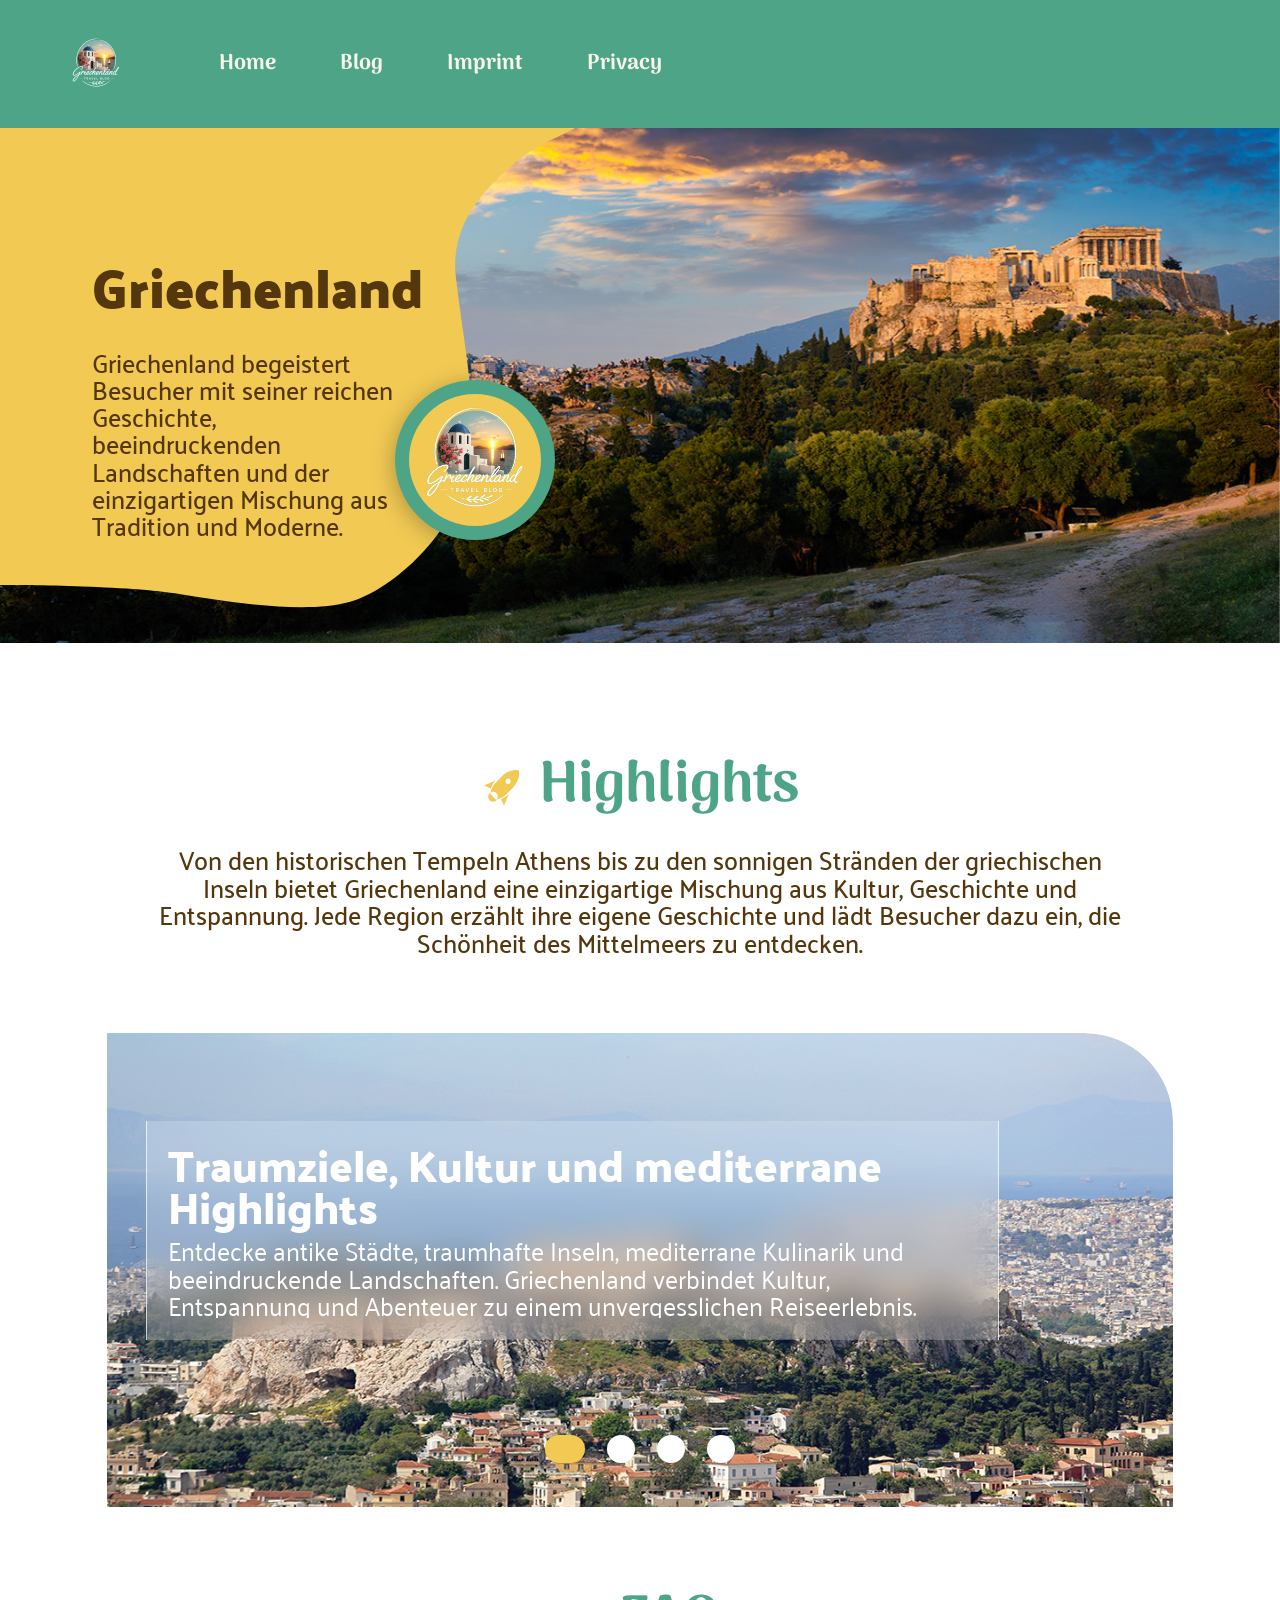
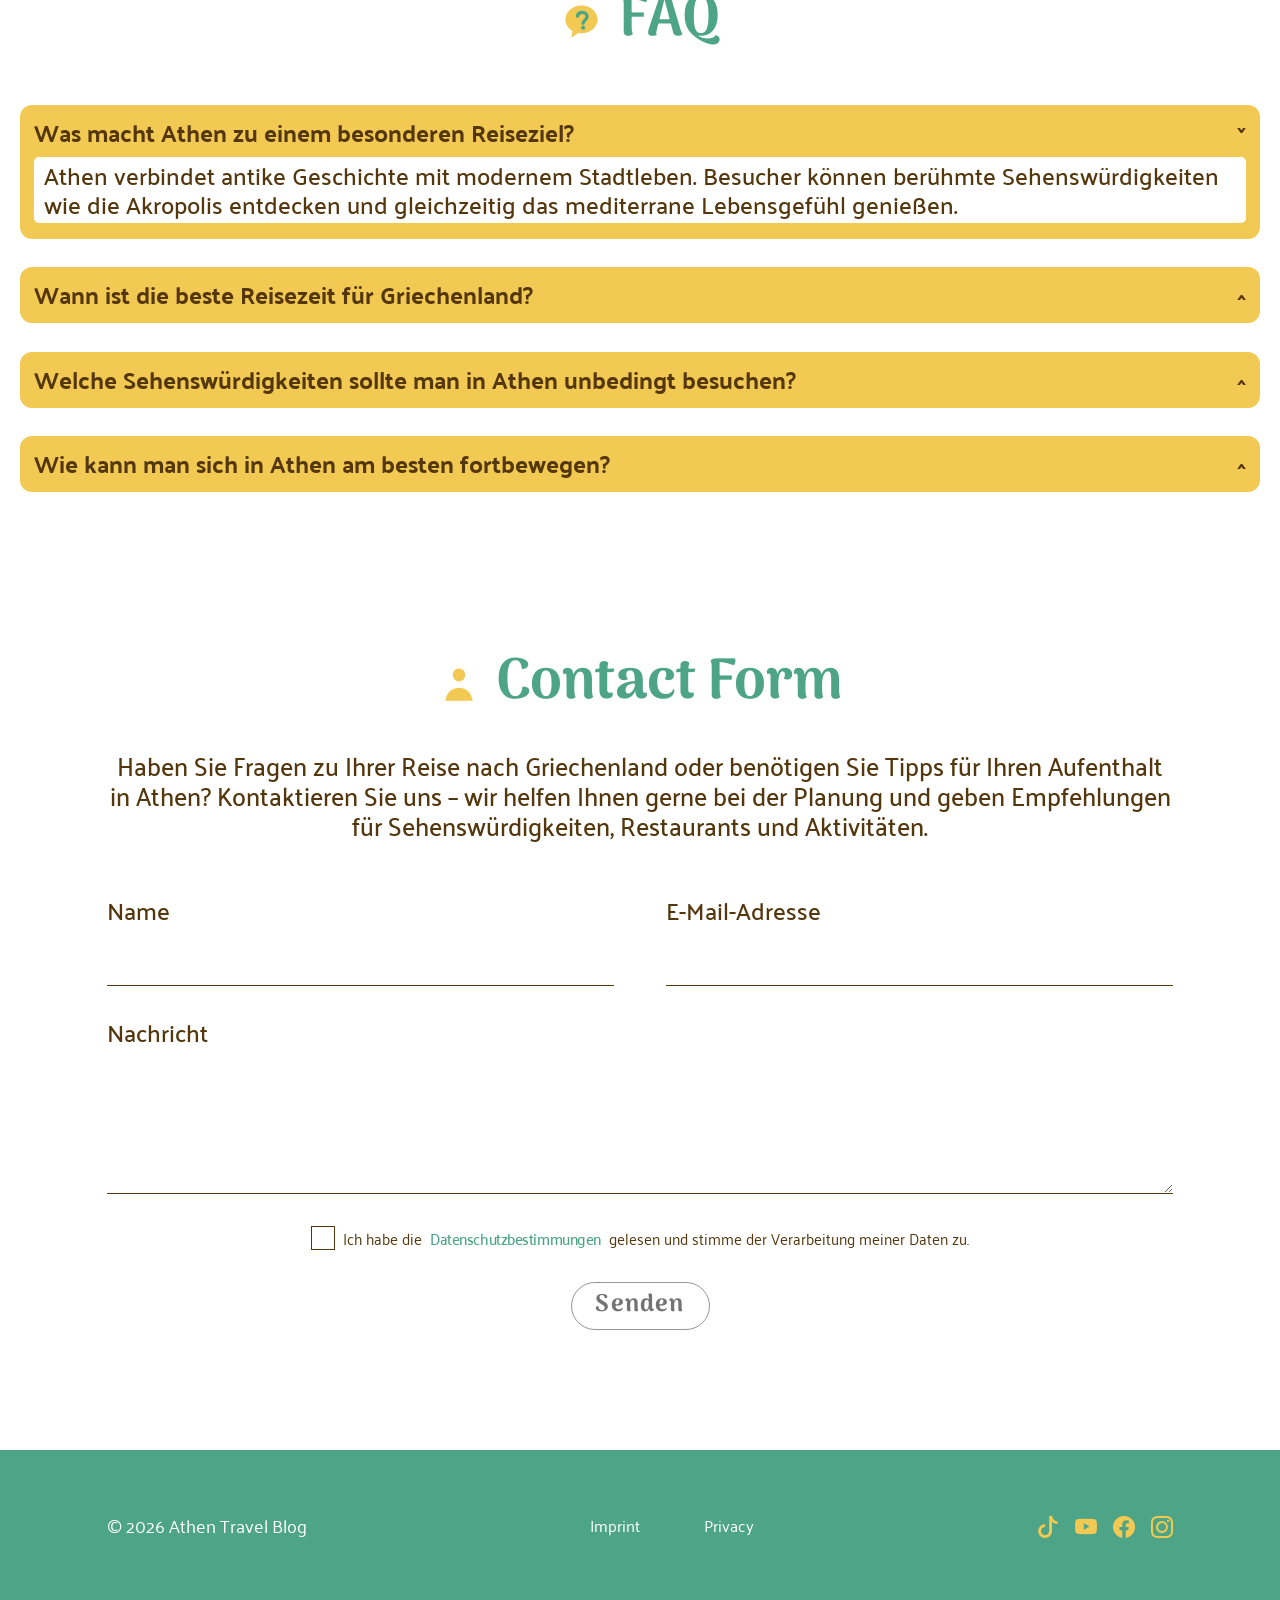
<file: index.html>
<!DOCTYPE html>
<html lang="de">

<head>
    <meta charset="UTF-8">
    <meta name="viewport" content="width=device-width, initial-scale=1.0">
    <meta name="description" content="Griechenland Travel Blog mit Tipps zu Athen, Kultur, Geschichte, Stränden und mediterranem Lebensgefühl.">
    <title>Griechenland Travel Blog</title>
    <link rel="icon" href="img/global/favicon.png" type="image/png">
    <link rel="stylesheet" href="https://cdn.jsdelivr.net/npm/bootstrap-icons@1.11.3/font/bootstrap-icons.css">
    <link rel="stylesheet" href="css/style.css">
</head>

<body class="home-page">

    <header class="site-header">
        <div class="header-inner">
            <a class="logo" href="index.html" aria-label="Zur Startseite">
                <img src="img/global/logo-circle.png" alt="Griechenland Travel Blog Logo">
            </a>

            <nav class="main-nav" aria-label="Hauptnavigation">
                <a href="index.html">Home</a>
                <a href="article01.html">Blog</a>
                <a href="imprint.html">Imprint</a>
                <a href="privacy.html">Privacy</a>
            </nav>
        </div>
    </header>

    <main>
        <section class="home-hero" aria-labelledby="hero-title">
            <picture>
                <source media="(max-width: 500px)" srcset="img/index/hero-athens-mob.jpg">
                <img class="home-hero-image" src="img/index/hero-athens.jpg" alt="Blick auf Athen in Griechenland">
            </picture>
            <img class="home-hero-vector home-hero-vector-desktop" src="img/index/Vector16.svg" alt="" aria-hidden="true">
            <img class="home-hero-vector home-hero-vector-mobile" src="img/index/Vector17.svg" alt="" aria-hidden="true">

            <div class="home-hero-content">
                <h1 id="hero-title">Griechenland</h1>
                <p>Griechenland begeistert Besucher mit seiner reichen Geschichte, beeindruckenden Landschaften und der einzigartigen Mischung aus Tradition und Moderne.</p>
            </div>

            <div class="home-hero-badge rotation" aria-hidden="true">
                <img src="img/global/logo-circle.png" alt="">
            </div>
        </section>

        <section id="highlights" class="section" aria-labelledby="highlights-title">
            <div class="container highlights-layout">
                <div class="highlights-headline-text">
                    <div class="section-title highlights-title">
                        <img src="img/global/icon-rocket.svg" alt="" aria-hidden="true">
                        <h2 id="highlights-title">Highlights</h2>
                    </div>

                    <p class="text text-lg highlights-intro text-center">Von den historischen Tempeln Athens bis zu den sonnigen Stränden der griechischen Inseln bietet Griechenland eine einzigartige Mischung aus Kultur, Geschichte und Entspannung. Jede Region erzählt ihre eigene Geschichte und lädt Besucher
                        dazu ein, die Schönheit des Mittelmeers zu entdecken.</p>
                </div>

                <div class="highlights-slider" role="region" aria-label="Highlights Slider">
                    <input type="radio" name="highlights-slider" id="slide-1" checked>
                    <input type="radio" name="highlights-slider" id="slide-2">
                    <input type="radio" name="highlights-slider" id="slide-3">
                    <input type="radio" name="highlights-slider" id="slide-4">

                    <div class="carousel-track">
                        <article class="carousel-slide">
                            <a href="article01.html">
                                <img src="img/index/highlight-athens-01.jpg" alt="Historische Orte in Athen">
                                <div class="carousel-overlay">
                                    <h3>Traum&shy;ziele, Kultur und medi&shy;terrane Highlights</h3>
                                    <p>Entdecke antike Städte, traumhafte Inseln, mediterrane Kulinarik und beeindruckende Landschaften. Griechenland verbindet Kultur, Entspannung und Abenteuer zu einem unvergesslichen Reiseerlebnis.</p>
                                </div>
                            </a>
                        </article>

                        <article class="carousel-slide">
                            <a href="articel02.html">
                                <img src="img/index/highlight-athens-02.jpg" alt="Griechische Küche in Athen">
                                <div class="carousel-overlay">
                                    <h3>Die griechische Hauptstadt voller Geschichte und Leben</h3>
                                    <p>Von der beeindruckenden Akropolis bis zu den lebhaften Gassen der Altstadt verbindet Athen antike Geschichte mit modernem Stadtleben. Besucher erleben kulturelle Highlights, mediterrane Spezialitäten und unvergessliche
                                        Momente in einer der faszinierendsten Städte Europas.</p>
                                </div>
                            </a>
                        </article>

                        <article class="carousel-slide">
                            <a href="article03.html">
                                <img src="img/index/highlight-athens-04.jpg" alt="Antike Kultur und historische Schätze in Athen">
                                <div class="carousel-overlay">
                                    <h3>Die beste Zeit für Sonne, Kultur und Entspannung</h3>
                                    <p>Athen begeistert mit sonnigem Klima, historischen Sehenswürdigkeiten und vielfältigen Freizeitmöglichkeiten. Von der idealen Reisezeit über durchschnittliche Kosten bis hin zu beliebten Aktivitäten erhalten Besucher
                                        einen perfekten Überblick für einen unvergesslichen Aufenthalt in Griechenlands faszinierender Hauptstadt.</p>
                                </div>
                            </a>
                        </article>

                        <article class="carousel-slide">
                            <a href="article03.html">
                                <img src="img/index/highlight-athens-03.jpg" alt="Strand in Griechenland mit klarem Wasser">
                                <div class="carousel-overlay">
                                    <h3>Genussvolle Momente in traditionellen Tavernen und modernen Restaurants</h3>
                                    <p>Griechenland begeistert nicht nur mit beeindruckender Kultur und traumhaften Landschaften, sondern auch mit seiner mediterranen Küche. Von traditionellen Tavernen am Meer bis zu modernen Restaurants in den lebhaften
                                        Straßen Athens erleben Besucher authentische Spezialitäten, frische Zutaten und unvergessliche Geschmackserlebnisse.</p>
                                </div>
                            </a>
                        </article>
                    </div>

                    <div class="carousel-dots" aria-label="Slider Navigation">
                        <label for="slide-1"><span class="sr-only">Slide 1 anzeigen</span></label>
                        <label for="slide-2"><span class="sr-only">Slide 2 anzeigen</span></label>
                        <label for="slide-3"><span class="sr-only">Slide 3 anzeigen</span></label>
                        <label for="slide-4"><span class="sr-only">Slide 4 anzeigen</span></label>
                    </div>
                </div>
            </div>
        </section>

        <section id="faq" class="faq-section" aria-labelledby="faq-title">
            <div class="faq-container">
                <div class="section-title">
                    <img src="img/global/icone-faq.svg" alt="" aria-hidden="true">
                    <h2 id="faq-title">FAQ</h2>
                </div>

                <div class="faq-list">
                    <div class="faq-item">
                        <input type="checkbox" id="faq-1" hidden checked>
                        <label for="faq-1" class="faq-question">
                        Was macht Athen zu einem besonderen Reiseziel?
                        </label>
                        <div class="faq-content">
                            <p class="faq-answer">
                                Athen verbindet antike Geschichte mit modernem Stadtleben. Besucher können berühmte Sehenswürdigkeiten wie die Akropolis entdecken und gleichzeitig das mediterrane Lebensgefühl genießen.
                            </p>
                        </div>
                    </div>

                    <div class="faq-item">
                        <input type="checkbox" id="faq-2" hidden>
                        <label for="faq-2" class="faq-question">
                        Wann ist die beste Reisezeit für Griechenland?
                        </label>
                        <div class="faq-content">
                            <p class="faq-answer">
                                Die beste Reisezeit ist von April bis Juni sowie von September bis Oktober. In diesen Monaten ist das Wetter angenehm warm und ideal für Sightseeing.
                            </p>
                        </div>
                    </div>

                    <div class="faq-item">
                        <input type="checkbox" id="faq-3" hidden>
                        <label for="faq-3" class="faq-question">
                        Welche Sehenswürdigkeiten sollte man in Athen unbedingt besuchen?
                        </label>
                        <div class="faq-content">
                            <p class="faq-answer">
                                Zu den wichtigsten Sehenswürdigkeiten gehören die Akropolis, das Akropolis-Museum, die Altstadt Plaka und der Tempel des Olympischen Zeus.
                            </p>
                        </div>
                    </div>

                    <div class="faq-item">
                        <input type="checkbox" id="faq-4" hidden>
                        <label for="faq-4" class="faq-question">
                        Wie kann man sich in Athen am besten fortbewegen?
                        </label>
                        <div class="faq-content">
                            <p class="faq-answer">
                                Die Metro ist das schnellste und einfachste Verkehrsmittel in Athen. Viele Sehenswürdigkeiten im Zentrum lassen sich auch gut zu Fuß erreichen.
                            </p>
                        </div>
                    </div>
                </div>
            </div>
        </section>

        <section id="contact" class="section" aria-labelledby="contact-title">
            <div class="container">
                <div class="section-title">
                    <img src="img/global/icon-contact.svg" alt="" aria-hidden="true">
                    <h2 id="contact-title">Contact Form</h2>
                </div>

                <p class="text text-lg text-center contact-intro">Haben Sie Fragen zu Ihrer Reise nach Griechenland oder benötigen Sie Tipps für Ihren Aufenthalt in Athen? Kontaktieren Sie uns – wir helfen Ihnen gerne bei der Planung und geben Empfehlungen für Sehenswürdigkeiten, Restaurants und Aktivitäten.</p>

                <form class="contact-form" action="#" method="post" target="contact-submit-target">
                    <div class="form-row">
                        <div class="form-field">
                            <label for="name">Name</label>
                            <input id="name" name="name" type="text" autocomplete="name">
                        </div>

                        <div class="form-field">
                            <label for="email">E-Mail-Adresse</label>
                            <input id="email" name="email" type="email" autocomplete="email">
                        </div>
                    </div>

                    <div class="form-field">
                        <label for="message">Nachricht</label>
                        <textarea id="message" name="message" rows="4"></textarea>
                    </div>

                    <div class="privacy-group">
                        <label class="privacy-check" for="privacy">
              <input id="privacy" name="privacy" type="checkbox" required>
              <span>Ich habe die <a href="privacy.html">Datenschutz&shy;bestimmungen</a> gelesen und stimme der Verarbeitung meiner Daten zu.</span>
            </label>
                        <p class="privacy-error" id="privacy-error">Bitte akzeptieren Sie die Datenschutzbestimmungen.</p>
                    </div>

                    <div class="form-submit">
                        <button class="btn-secondary" type="submit">Senden</button>
                    </div>
                </form>
                <iframe class="form-target" name="contact-submit-target" title="Formularziel"></iframe>
            </div>
        </section>
    </main>

    <footer class="site-footer">
        <div class="footer-inner">
            <div class="footer-copy">
                © 2026 Athen Travel Blog
            </div>

            <div class="footer-links">
                <a href="imprint.html">Imprint</a>
                <a href="privacy.html">Privacy</a>
            </div>

            <div class="footer-socials" aria-label="Social Media Links">
                <a href="#" aria-label="TikTok"><i class="bi bi-tiktok"></i></a>
                <a href="#" aria-label="YouTube"><i class="bi bi-youtube"></i></a>
                <a href="#" aria-label="Facebook"><i class="bi bi-facebook"></i></a>
                <a href="#" aria-label="Instagram"><i class="bi bi-instagram"></i></a>
            </div>
        </div>
    </footer>

    <nav class="mobile-menu" aria-label="Mobile Navigation">
        <div class="mobile-menu-inner">
            <a href="index.html" aria-label="Home"><i class="bi bi-house-door-fill"></i></a>
            <a href="#highlights" aria-label="Highlights"><i class="bi bi-rocket-takeoff-fill"></i></a>
            <a href="#faq" aria-label="FAQ"><i class="bi bi-question-circle-fill"></i></a>
            <a href="#contact" aria-label="Contact"><i class="bi bi-person-lines-fill"></i></a>
        </div>
    </nav>

</body>

</html>
</file>
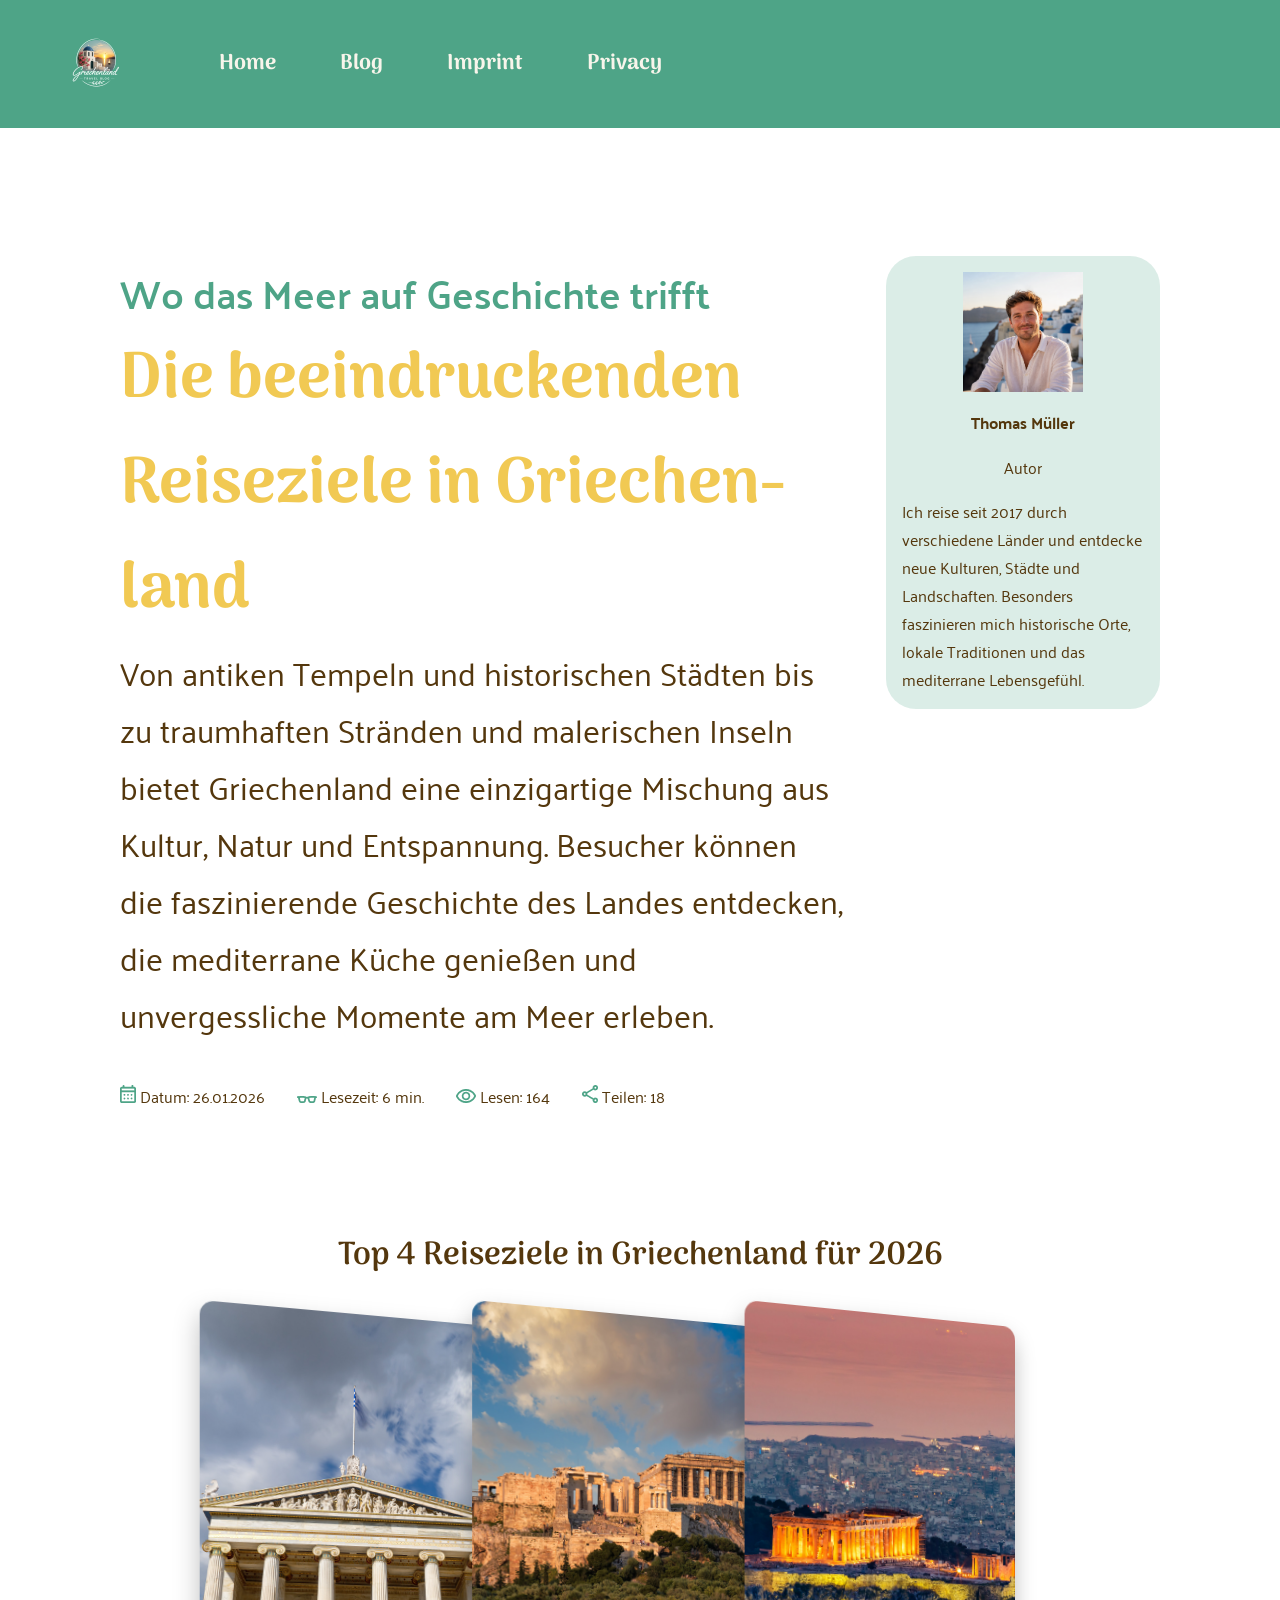
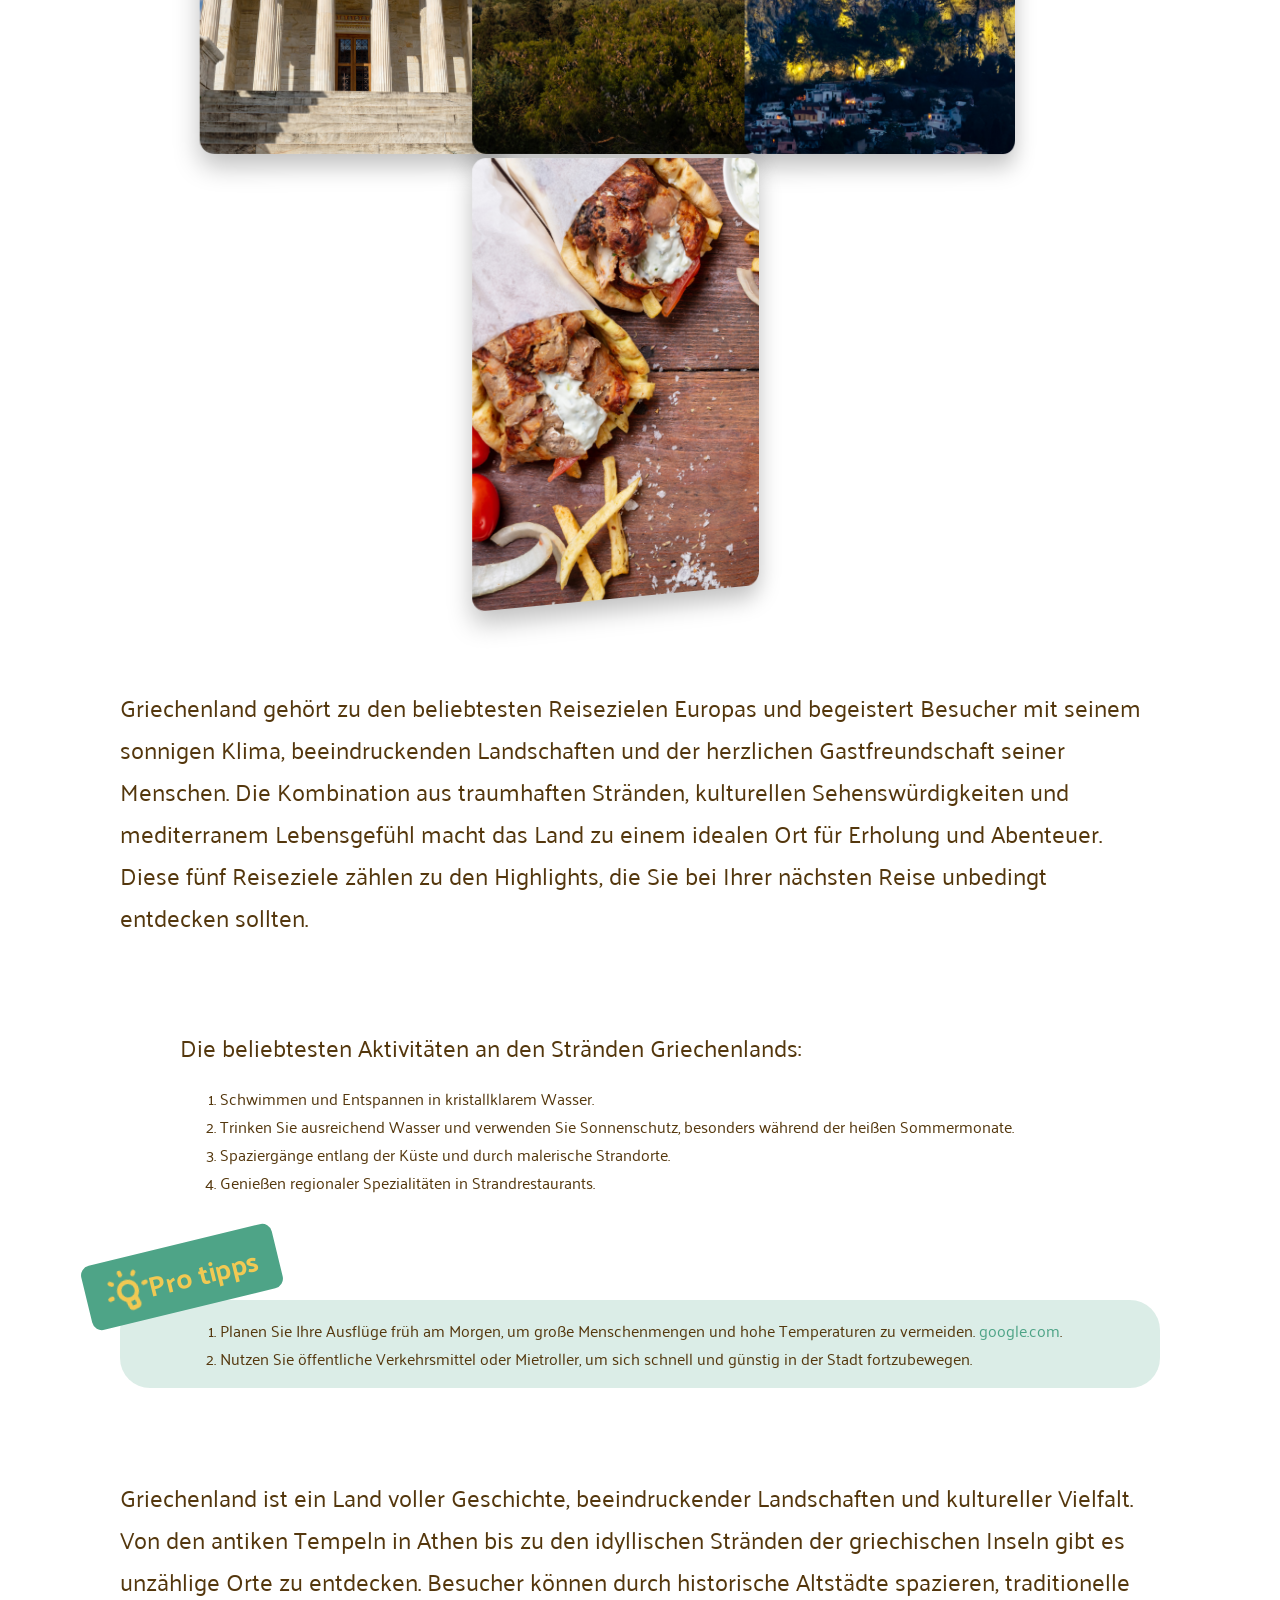
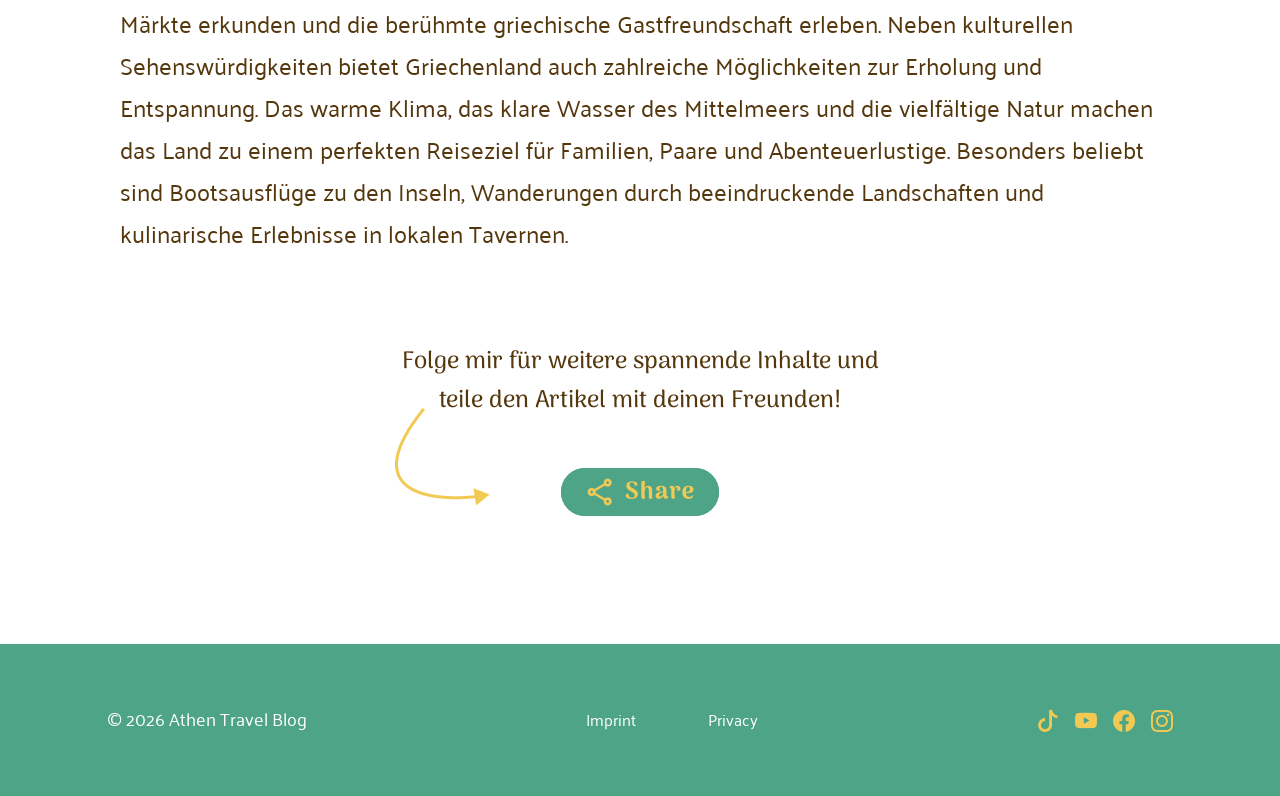
<file: article01.html>
<!DOCTYPE html>
<html lang="en">

<head>
    <meta charset="UTF-8">
    <meta name="viewport" content="width=device-width, initial-scale=1.0">
    <link rel="stylesheet" href="./stylesMH.css">
    <link rel="stylesheet" href="https://cdn.jsdelivr.net/npm/bootstrap-icons@1.11.3/font/bootstrap-icons.min.css">
    <link rel="preconnect" href="https://fonts.googleapis.com">
    <link rel="preconnect" href="https://fonts.gstatic.com" crossorigin>
    <link href="https://fonts.googleapis.com/css2?family=Arima:wght@100..700&family=Figtree:ital,wght@0,800;1,800&display=swap" rel="stylesheet">
    <link href="https://fonts.googleapis.com/css2?family=Palanquin:wght@100;200;300;400;500;600;700&display=swap" rel="stylesheet">
    <title>Griechenland Travel Blog</title>
    <link rel="icon" href="./img/global/favicon.png">
</head>

<body>
    <header class="site-header">
        <div class="header-inner">
            <a class="logo" href="index.html" aria-label="Zur Startseite">
                <img src="img/global/logo-circle.png" alt="Griechenland Travel Blog Logo">
            </a>

            <nav class="main-nav" aria-label="Hauptnavigation">
                <a href="index.html">Home</a>
                <a href="article01.html">Blog</a>
                <a href="imprint.html">Imprint</a>
                <a href="privacy.html">Privacy</a>
            </nav>
        </div>
    </header>


    <main>
        <section class="headline-section">

            <div class="headline-wrapper">
                <div class="headline-container">
                    <div class="headlines-main">
                        <h2>Wo das Meer auf Geschichte trifft</h2>
                        <h1>Die beein&shy;druckenden Reiseziele in Griechen&shy;land</h1>
                        <h3>Von antiken Tempeln und historischen Städten bis zu traumhaften Stränden und malerischen Inseln bietet Griechenland eine einzigartige Mischung aus Kultur, Natur und Entspannung. Besucher können die faszinierende Geschichte des
                            Landes entdecken, die mediterrane Küche genießen und unvergessliche Momente am Meer erleben.</h3>
                    </div>

                    <div class="headline-subarea">
                        <div><img src="./img/calendar_month.png" alt="calendar"> <span>Datum: 26.01.2026</span></div>
                        <div><img src="./img/eyeglasses_2.png" alt="eyeglasses"> <span>Lesezeit: 6 min.</span></div>
                        <div><img src="./img/visibility.png" alt="eye symbol"> <span>Lesen: 164</span></div>
                        <div><img src="./img/share.png" alt="share symbol"> <span>Teilen: 18</span></div>
                    </div>

                </div>
            </div>

            <div class="author-description">
                <img src="./img/global/author.jpg" alt="author image" class="avatar-img">
                <span class="author-name">Thomas Müller</span>
                <span>Autor</span>
                <p>Ich reise seit 2017 durch verschiedene Länder und entdecke neue Kulturen, Städte und Landschaften. Besonders faszinieren mich historische Orte, lokale Traditionen und das mediterrane Lebensgefühl.</p>
            </div>
        </section>

        <section class="destination-section">

            <h3>Top 4 Reiseziele in Griechenland für 2026</h3>

            <div class="destination-img-container">
                <img src="./img/carousel-01.jpg" alt="" class="destination-img img1">
                <img src="./img/carousel-02.jpg" alt="" class="destination-img img2">
                <img src="./img/carousel-03.jpg" alt="" class="destination-img img3">
                <img src="./img/carousel-04.jpg" alt="" class="destination-img img4">
            </div>









            <div class="carousel-box highlights-slider" role="region" aria-label="Highlights Slider">
                <input type="radio" name="highlights-slider" id="slide-1" checked>
                <input type="radio" name="highlights-slider" id="slide-2">
                <input type="radio" name="highlights-slider" id="slide-3">
                <input type="radio" name="highlights-slider" id="slide-4">

                <div class="carousel-track">
                    <article class="carousel-slide">
                        <img src="./img/carousel-01.jpg" alt="Historische Orte in Athen">
                    </article>

                    <article class="carousel-slide">
                        <img src="./img/carousel-02.jpg" alt="Griechische Küche in Athen">
                    </article>

                    <article class="carousel-slide">
                        <img src="./img/carousel-03.jpg" alt="Antike Kultur und historische Schätze in Athen">
                    </article>

                    <article class="carousel-slide">
                        <img src="./img/carousel-04.jpg" alt="Strand in Griechenland mit klarem Wasser">
                    </article>
                </div>

                <div class="carousel-dots" aria-label="Slider Navigation">
                    <label for="slide-1"><span class="sr-only"></span></label>
                    <label for="slide-2"><span class="sr-only"></span></label>
                    <label for="slide-3"><span class="sr-only"></span></label>
                    <label for="slide-4"><span class="sr-only"></span></label>
                </div>
            </div>














        </section>

        <section class="description-section">
            <div>
                <p>Griechenland gehört zu den beliebtesten Reisezielen Europas und begeistert Besucher mit seinem sonnigen Klima, beeindruckenden Landschaften und der herzlichen Gastfreundschaft seiner Menschen. Die Kombination aus traumhaften Stränden,
                    kulturellen Sehenswürdigkeiten und mediterranem Lebensgefühl macht das Land zu einem idealen Ort für Erholung und Abenteuer. Diese fünf Reiseziele zählen zu den Highlights, die Sie bei Ihrer nächsten Reise unbedingt entdecken sollten.
                </p>
            </div>
            <div class="padding-center">
                <p>Die beliebtesten Aktivitäten an den Stränden Griechenlands:</p>
                <ol>
                    <li>Schwimmen und Entspannen in kristallklarem Wasser. </li>
                    <li>Trinken Sie ausreichend Wasser und verwenden Sie Sonnenschutz, besonders während der heißen Sommermonate.</li>
                    <li>Spaziergänge entlang der Küste und durch malerische Strandorte.</li>
                    <li>Genießen regionaler Spezialitäten in Strandrestaurants. </li>
                </ol>
            </div>

            <div class="padding-center pro-tipps-section">

                <p class="pro-tipps"><img src="./img/wb_incandescent.png" alt="light bulb"> Pro tipps</p>

                <ol>
                    <li>Planen Sie Ihre Ausflüge früh am Morgen, um große Menschenmengen und hohe Temperaturen zu vermeiden. <a href="https://www.google.com/" class="link-green">google.com</a>.</li>
                    <li>Nutzen Sie öffentliche Verkehrsmittel oder Mietroller, um sich schnell und günstig in der Stadt fortzubewegen.</li>
                </ol>
            </div>
            <div>
                <p>Griechenland ist ein Land voller Geschichte, beeindruckender Landschaften und kultureller Vielfalt. Von den antiken Tempeln in Athen bis zu den idyllischen Stränden der griechischen Inseln gibt es unzählige Orte zu entdecken. Besucher
                    können durch historische Altstädte spazieren, traditionelle Märkte erkunden und die berühmte griechische Gastfreundschaft erleben. Neben kulturellen Sehenswürdigkeiten bietet Griechenland auch zahlreiche Möglichkeiten zur Erholung
                    und Entspannung. Das warme Klima, das klare Wasser des Mittelmeers und die vielfältige Natur machen das Land zu einem perfekten Reiseziel für Familien, Paare und Abenteuerlustige. Besonders beliebt sind Bootsausflüge zu den Inseln,
                    Wanderungen durch beeindruckende Landschaften und kulinarische Erlebnisse in lokalen Tavernen. </p>
            </div>

            <div class="share-section">
                <p>Folge mir für weitere spannende Inhalte und teile den Artikel mit deinen Freunden!</p>
                <img src="./img/Vector 12.png" alt="arrow" class="share-arrow">
                <img src="./img/Vector16.png" alt="arrow" class="share-arrow-mobile">
                <button class="share-btn"><img src="./img/share-btn.png" alt="" class="share-btn-normal"> <img src="./img/Property 1=share.png" class="share-btn-active"></button>
            </div>

        </section>

    </main>

    <footer class="site-footer">
        <div class="footer-inner">
            <div class="footer-copy">
                © 2026 Athen Travel Blog
            </div>

            <div class="footer-links">
                <a href="imprint.html">Imprint</a>
                <a href="privacy.html">Privacy</a>
            </div>

            <div class="footer-socials" aria-label="Social Media Links">
                <a href="#" aria-label="TikTok"><i class="bi bi-tiktok"></i></a>
                <a href="#" aria-label="YouTube"><i class="bi bi-youtube"></i></a>
                <a href="#" aria-label="Facebook"><i class="bi bi-facebook"></i></a>
                <a href="#" aria-label="Instagram"><i class="bi bi-instagram"></i></a>
            </div>
        </div>
    </footer>

    <div class="bottom-menu">
        <nav class="bottom-nav">
            <ul>
                <a href="index.html"><img src="./img/Home.png" alt="home symbol" class="menu-btn"></a>
            </ul>
            <ul>
                <a href="index.html"><img src="./img/rocket_launch.png" alt="rocket symbol" class="menu-btn"></a>
            </ul>
            <ul>
                <a href="index.html"><img src="./img/live_help.png" alt="help symbol" class="menu-btn"></a>
            </ul>
            <ul>
                <a href="index.html"><img src="./img/person_pin.png" alt="person symbol" class="menu-btn"></a>
            </ul>
        </nav>
    </div>
</body>

</html>
</file>
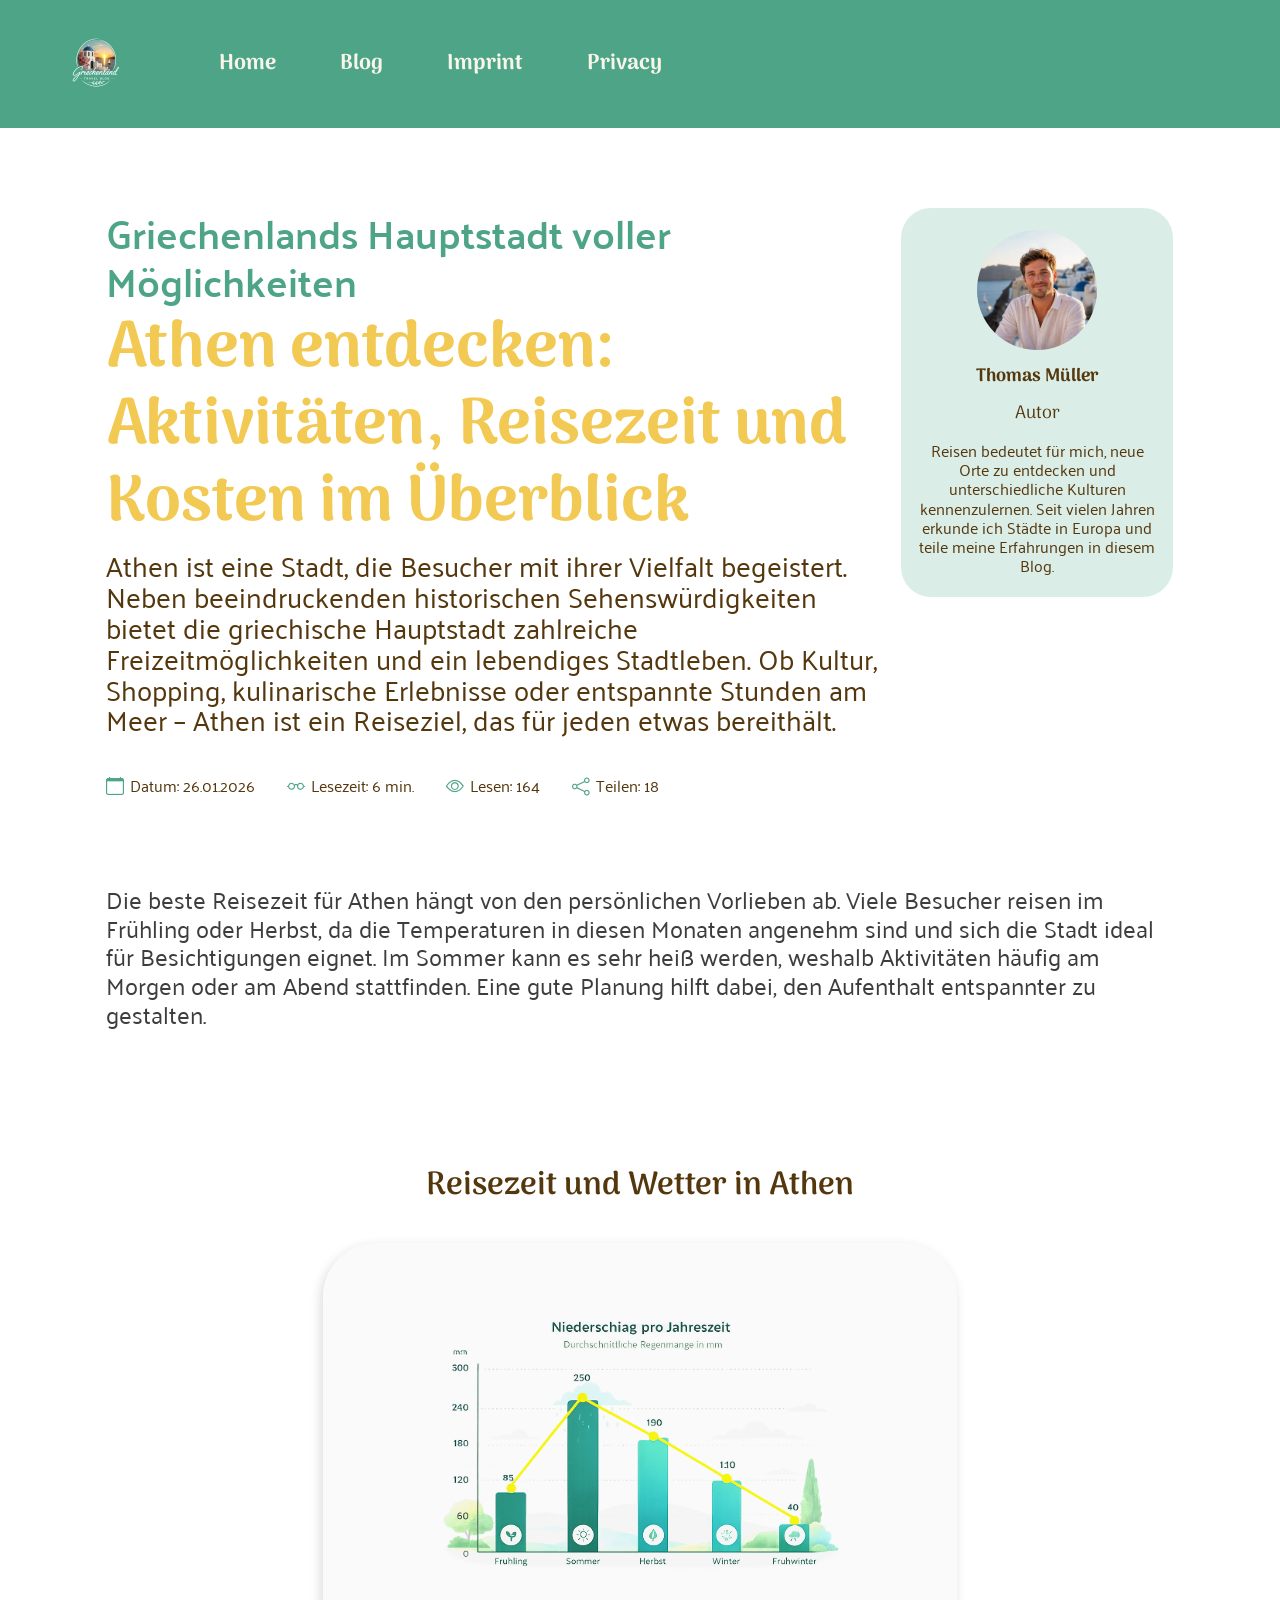
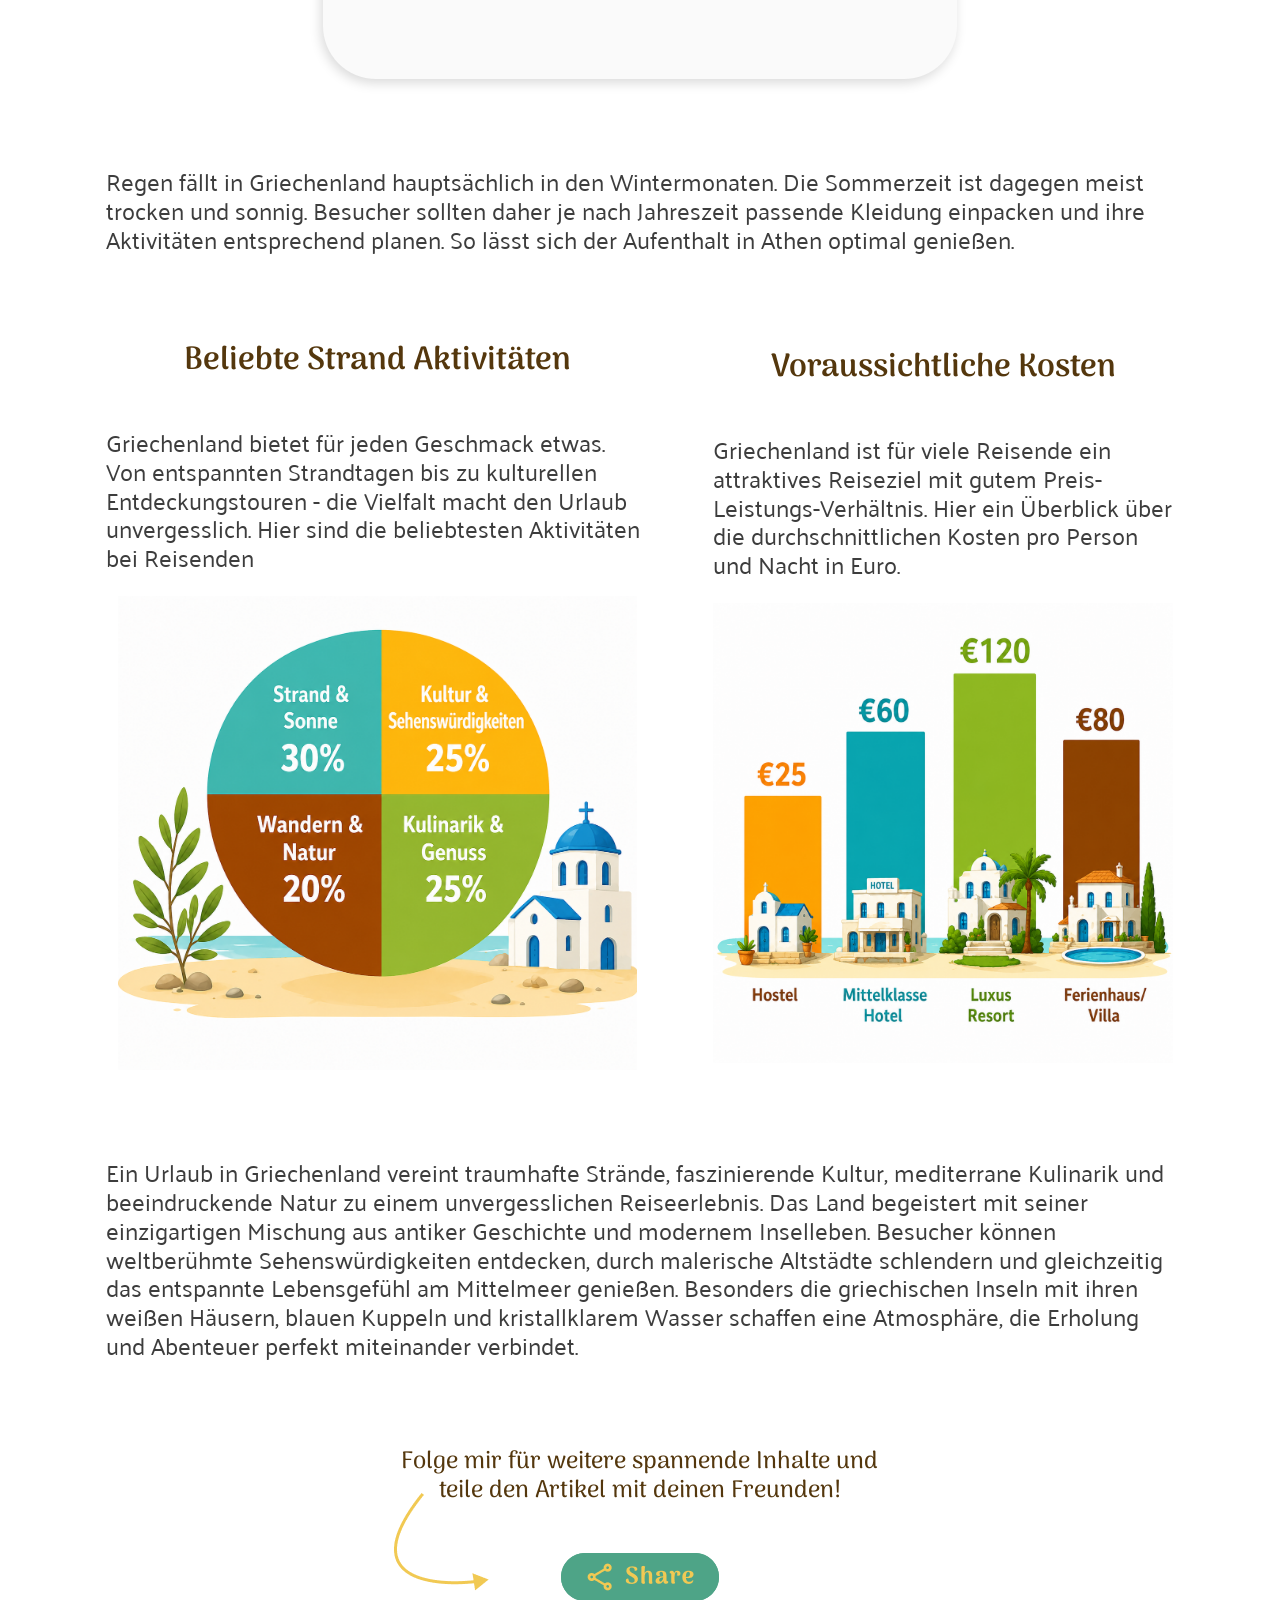
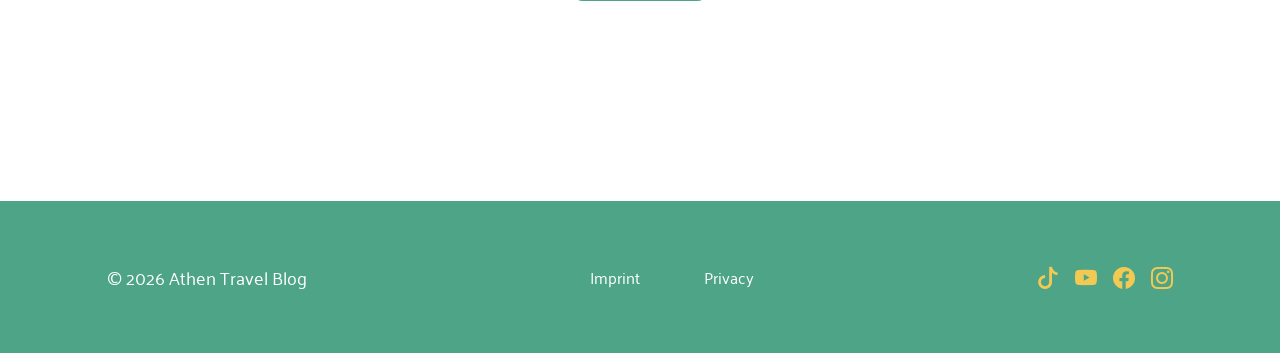
<file: article03.html>
<!DOCTYPE html>
<html lang="de">

<head>
    <meta charset="UTF-8" />
    <meta name="viewport" content="width=device-width, initial-scale=1.0" />
    <title>Griechenland Travel Blog</title>

    <link rel="icon" type="image/png" href="img/global/favicon.png">
    <link rel="stylesheet" href="https://cdn.jsdelivr.net/npm/bootstrap-icons@1.11.3/font/bootstrap-icons.css">

    <style>
        @import url("https://fonts.googleapis.com/css2?family=Arima:wght@400;500;600;700&family=Palanquin:wght@400;500;600;700&family=Palanquin+Dark:wght@600;700&display=swap");
         :root {
            --green: #4EA487;
            --brown: #54370D;
            --yellow: #F1C953;
            --white: #FFFFFF;
            --cream: #F8F5EB;
            --dark: #3D3D3D;
            --gray: #737373;
            --green-light: #4EA48733;
            --font-heading: "Arima", serif;
            --font-body: "Palanquin", sans-serif;
            --font-display: "Palanquin Dark", sans-serif;
            --container: 1200px;
            --site-width: 1440px;
            --footer-width: 1200px;
        }
        
        * {
            box-sizing: border-box;
            margin: 0;
            padding: 0;
        }
        
        html {
            scroll-behavior: smooth;
        }
        
        body {
            background: var(--white);
            color: var(--dark);
            font-family: var(--font-body);
            font-weight: 400;
            font-size: 24px;
            line-height: 1.2;
            letter-spacing: 0;
            overflow-x: hidden;
            height: 100%;
            min-height: 100vh;
            display: flex;
            flex-direction: column;
        }
        
        a {
            color: inherit;
            text-decoration: none;
        }
        
        p,
        h1,
        h2,
        h3 {
            margin: 0;
        }
        
        .site-header {
            width: 100%;
            height: 128px;
            background: var(--primary-green);
            display: flex;
            align-items: center;
        }
        
        .header-inner {
            width: min(var(--site-width), calc(100% - 292px));
            margin: 0 auto;
            display: flex;
            align-items: center;
            gap: 102px;
        }
        
        .logo {
            width: 72px;
            height: 72px;
            display: block;
            flex: 0 0 72px;
        }
        
        .logo img {
            width: 72px;
            height: 72px;
            object-fit: contain;
        }
        
        .main-nav {
            display: flex;
            align-items: center;
            gap: 72px;
        }
        
        .main-nav a {
            position: relative;
            display: inline-flex;
            align-items: center;
            justify-content: center;
            font-family: var(--font-heading);
            font-size: 24px;
            font-weight: 700;
            line-height: 0.8;
            color: var(--cream);
            transition: color 180ms ease;
        }
        
        .main-nav a::after {
            content: "";
            position: absolute;
            left: -3px;
            right: -3px;
            bottom: -8px;
            height: 8px;
            border-bottom: 3px solid var(--primary-yellow);
            border-radius: 50%;
            transform: rotate(4deg) scaleX(0);
            transform-origin: left center;
            transition: transform 180ms ease;
        }
        
        .main-nav a:hover::after {
            transform: rotate(4deg) scaleX(1);
        }
        
        main {
            width: min(100%, var(--site-width));
            margin: 0 auto;
            padding-top: 80px;
            padding-bottom: 80px;
            padding-left: 119px;
            padding-right: 120px;
            display: flex;
            flex-direction: column;
            align-items: center;
            gap: 88px;
            flex: 1;
        }
        
        .hero {
            width: 100%;
            display: flex;
            justify-content: space-between;
            gap: 21px;
            align-items: start;
            margin: 0 auto;
            max-width: 1200px;
        }
        
        .hero-text {
            width: 902px;
            max-width: 100%;
        }
        
        .subtitle {
            font-family: var(--font-body);
            font-size: 40px;
            font-weight: 600;
            line-height: 1.2;
            color: var(--green);
            margin-bottom: 8px;
        }
        
        h1 {
            font-family: var(--font-heading);
            font-size: 64px;
            font-weight: 700;
            line-height: 1.2;
            color: var(--yellow);
            margin-bottom: 8px;
        }
        
        p {
            font-family: var(--font-body);
            font-weight: 400;
            font-size: 24px;
            line-height: 1.2;
            letter-spacing: 0;
            color: var(--dark);
            margin: 0;
        }
        
        .hero-text>p:not(.subtitle) {
            font-size: 28px;
            line-height: 1.1;
            color: var(--brown);
            margin-bottom: 40px;
        }
        
        .meta {
            display: flex;
            flex-wrap: wrap;
            gap: 32px;
            color: var(--brown);
            font-size: 16px;
        }
        
        .meta span {
            display: inline-flex;
            align-items: center;
            gap: 6px;
        }
        
        .meta i {
            color: var(--green);
            font-size: 18px;
        }
        
        .author {
            width: 272px;
            height: 389px;
            background: var(--green-light);
            border-radius: 30px;
            padding: 16px;
            text-align: center;
            color: var(--brown);
            display: flex;
            flex-direction: column;
            justify-content: center;
            align-items: center;
            gap: 16px;
            flex-shrink: 0;
        }
        
        .author img {
            width: 120px;
            height: 120px;
            border-radius: 50%;
            object-fit: cover;
        }
        
        .author h3 {
            font-family: var(--font-heading);
            font-size: 18px;
            font-weight: 700;
            color: var(--brown);
            line-height: 1.2;
        }
        
        .author strong {
            font-family: var(--font-heading);
            font-size: 18px;
            font-weight: 400;
            line-height: 1.2;
            color: var(--brown);
        }
        
        .author p {
            width: 240px;
            font-size: 16px;
            line-height: 1.2;
            color: var(--brown);
            margin: 0;
        }
        
        .chart-section {
            max-width: 900px;
            margin: 0 auto;
            text-align: center;
        }
        
        .chart-section h2 {
            font-family: "Arima", serif;
            font-size: 32px;
            font-weight: 600;
            line-height: 1.2;
            letter-spacing: 0;
            color: #54370D;
            text-align: center;
            margin-bottom: 88px;
            position: relative;
            top: 50px;
        }
        
        .card {
            width: 100%;
            max-width: 640px;
            height: 436px;
            padding: 20px;
            border-radius: 53px;
            background: #FAFAFA;
            box-shadow: -2px 4px 11.6px rgba(0, 0, 0, 0.15);
            justify-content: center;
            overflow: hidden;
            display: flex;
            align-items: center;
        }
        
        .card img {
            width: 100%;
            height: 100%;
            object-fit: cover;
            filter: brightness(1.15) contrast(0.92);
        }
        
        .share {
            width: min(493px, 100%);
            margin: 88px auto 0;
            text-align: center;
            display: flex;
            flex-direction: column;
            gap: 48px;
            align-items: center;
        }
        
        .share p {
            font-family: var(--font-heading);
            font-size: 24px;
            font-weight: 500;
            color: var(--brown);
            margin: 0;
        }
        
        .site-footer {
            width: 100%;
            min-height: 152px;
            margin-top: 120px;
            background: var(--primary-green);
            display: flex;
            align-items: center;
            padding: 60px 120px;
        }
        
        .footer-inner {
            width: min(var(--footer-width), 100%);
            margin: 0 auto;
            display: flex;
            align-items: center;
            justify-content: space-between;
            gap: 48px;
        }
        
        .footer-copy {
            color: var(--white);
            font-size: 18px;
            line-height: 1.2;
        }
        
        .footer-links {
            display: flex;
            align-items: center;
            gap: 72px;
        }
        
        .footer-links a {
            color: var(--white);
            font-size: 16px;
            font-weight: 400;
            line-height: 1.2;
        }
        
        .footer-socials {
            display: flex;
            align-items: center;
            gap: 16px;
        }
        
        .footer-socials a {
            color: var(--primary-yellow);
            font-size: 22px;
            text-decoration: none;
        }
        
        .diagram-container {
            display: flex;
            gap: 80px;
            margin: 0 auto;
            max-width: 1440px;
        }
        
        .stats-area,
        .costs-area {
            display: flex;
            flex-direction: column;
            gap: 24px;
            justify-content: center;
            align-items: center;
        }
        
        .stats-area h3 {
            font-family: "Arima", serif;
            font-weight: 600;
            font-size: 32px;
            line-height: 120%;
            letter-spacing: 0;
            color: #54370D;
            text-align: center;
            margin: 0 0 24px 0;
        }
        
        .costs-area h3 {
            font-family: "Arima", serif;
            font-weight: 600;
            font-size: 32px;
            line-height: 120%;
            letter-spacing: 0;
            color: #54370D;
            text-align: center;
            margin: 0 0 24px 0;
        }
        
        .diagram {
            width: 519px;
            height: 471px;
            object-fit: cover;
        }
        
        .share-btn {
            display: flex;
            background-color: #4EA487;
            justify-content: center;
            align-items: center;
            color: #F1C953;
            border-radius: 40px;
            border: none;
            font-size: 24px;
            font-family: "arima";
            font-weight: 700;
            padding: 0 24px;
            width: 158px;
            height: 48px;
        }
        
        .share-btn:hover {
            background-color: transparent;
            cursor: pointer;
        }
        
        .share-btn:active .share-btn-normal {
            background-color: transparen;
            display: none;
        }
        
        .share-btn-active {
            display: none;
        }
        
        .share-btn:active .share-btn-active {
            display: block;
        }
        
        .share-section {
            display: flex;
            flex-direction: column;
            align-items: center;
            gap: 48px;
            max-width: 493px;
            margin: 0 auto;
            font-family: "arima";
            font-size: 24px;
            font-weight: 500;
            text-align: center;
            position: relative;
        }
        
        .share-section p {
            color: #54370D;
            font-family: "Arima", serif;
            font-size: 24px;
            font-weight: 500;
            line-height: 120%;
            letter-spacing: 0;
            margin: 0;
        }
        
        .share-symbol {
            height: 32px;
            width: 32px;
        }
        
        .share-arrow {
            position: absolute;
            bottom: 10px;
            left: 1px;
        }
        
        .share-arrow-mobile {
            display: none;
        }
        
         :root {
            --primary-green: #4EA487;
            --primary-yellow: #F1C953;
            --secondary-brown: #54370D;
            --cream: #F8F5EB;
            --white: #FFFFFF;
            --content-width: 1200px;
            --font-heading: "Arima", serif;
            --font-body: "Palanquin", sans-serif;
        }
        
        * {
            box-sizing: border-box;
        }
        
        body {
            margin: 0;
            color: var(--secondary-brown);
            font-family: var(--font-body);
        }
        
        a {
            color: inherit;
            text-decoration: none;
        }
        
        site-footer {
            width: 100%;
            min-height: 152px;
            margin-top: 120px;
            padding: 60px 120px;
            background: var(--primary-green);
            display: flex;
            align-items: center;
        }
        
        .footer-inner {
            width: min(var(--content-width), 100%);
            margin: 0 auto;
            display: flex;
            align-items: center;
            justify-content: space-between;
            gap: 48px;
        }
        
        .footer-copy {
            color: var(--white);
            font-size: 18px;
            line-height: 1.2;
        }
        
        .footer-links {
            display: flex;
            align-items: center;
            gap: 72px;
        }
        
        .footer-links a {
            color: var(--white);
            font-size: 16px;
            font-weight: 400;
            line-height: 1.2;
        }
        
        .footer-links a:hover {
            color: var(--primary-yellow);
        }
        
        .footer-socials {
            display: flex;
            align-items: center;
            gap: 16px;
        }
        
        .footer-socials a {
            color: var(--primary-yellow);
            font-size: 22px;
            line-height: 1;
        }
        
        .footer-socials a:hover {
            color: var(--white);
        }
        /* Mobile Menu standardmäßig ausblenden */
        
        .mobile-menu {
            display: none;
        }
        
        .mobile-menu a {
            color: var(--primary-green);
            line-height: 1;
            text-decoration: none;
        }
        
        .d-flex {
            display: flex;
            margin: 0 auto;
            max-width: 1440px;
            justify-content: center;
        }
        
        .d-flex-col {
            display: flex;
            flex-direction: column;
            align-items: center;
        }
        /* RESPONSIVE */
        /* Tablet */
        
        @media (min-width: 501px) and (max-width: 1439px) {
            .header-inner {
                width: calc(100% - clamp(48px, 10vw, 292px));
                gap: clamp(24px, 7.08vw, 102px);
            }
            .logo,
            .logo img {
                width: clamp(56px, 5vw, 72px);
                height: clamp(56px, 5vw, 72px);
                flex-basis: clamp(56px, 5vw, 72px);
            }
            .main-nav {
                gap: clamp(18px, 5vw, 72px);
            }
            .main-nav a {
                font-size: clamp(18px, 1.67vw, 24px);
            }
            main {
                padding-left: clamp(32px, 8.26vw, 119px);
                padding-right: clamp(32px, 8.33vw, 120px);
            }
            .diagram-container {
                gap: clamp(32px, 5vw, 80px);
            }
            .diagram {
                width: min(100%, 519px);
                height: auto;
            }
            .site-footer {
                padding-left: clamp(32px, 8.33vw, 120px);
                padding-right: clamp(32px, 8.33vw, 120px);
            }
            .footer-inner {
                gap: clamp(24px, 3.33vw, 48px);
            }
            .footer-links {
                gap: clamp(24px, 5vw, 72px);
            }
        }
        /* Kleine Tablets */
        
        @media (min-width: 501px) and (max-width: 760px) {
            .hero {
                flex-direction: column;
            }
            .author {
                width: 100%;
                height: auto;
            }
            .diagram-container {
                flex-direction: column;
            }
            .footer-inner {
                flex-wrap: wrap;
                justify-content: center;
                text-align: center;
            }
            .share-section p {
                font-size: 17px;
            }
        }
        /* Mobile */
        
        @media (max-width: 500px) {
            body {
                font-size: 16px;
                padding-bottom: 88px;
            }
            .site-header {
                height: 70px;
                min-height: 70px;
                width: 100vw;
                margin-left: calc(50% - 50vw);
                margin-right: calc(50% - 50vw);
                box-sizing: border-box;
                padding: 5px 16px;
                justify-content: center;
            }
            .header-inner {
                width: 100%;
                height: 60px;
                max-width: none;
                flex-direction: row;
                align-items: center;
                gap: 0;
                justify-content: center;
            }
            .logo,
            .logo img {
                width: 56px;
                height: 56px;
                flex-basis: 56px;
            }
            .main-nav {
                display: none;
            }
            main {
                width: 345px;
                max-width: calc(100% - 30px);
                padding: 24px 0 0;
                gap: 88px;
            }
            .hero {
                flex-direction: column;
                gap: 24px;
            }
            h1 {
                font-size: 40px;
                line-height: 1;
                margin-bottom: 8px;
            }
            .subtitle {
                font-size: 20px;
                line-height: 1.2;
                margin-bottom: 8px;
            }
            .hero-text>p:not(.subtitle),
            p {
                font-size: 16px;
                color: var(--brown);
            }
            .hero-text>p:not(.subtitle) {
                font-size: 18px;
                line-height: 1.2;
                margin-bottom: 24px;
            }
            .meta {
                gap: 8px 16px;
                font-size: 14px;
            }
            .author {
                width: 345px;
                max-width: 100%;
                height: 328px;
                align-self: center;
                padding: 16px 8px;
                gap: 16px;
                text-align: center;
            }
            .author h3,
            .author strong {
                width: 100%;
                font-size: 16px;
                margin: 0;
                text-align: center;
            }
            .author p {
                width: min(329px, 100%);
                font-size: 16px;
                text-align: center;
            }
            .card {
                width: 100%;
                height: auto;
                border-radius: 32px;
            }
            .chart-section h2,
            .stats-area h3,
            .costs-area h3 {
                font-size: 28px;
            }
            .diagram-container {
                flex-direction: column;
                gap: 64px;
            }
            .diagram {
                width: 100%;
                max-width: 343px;
                height: auto;
            }
            .share-arrow {
                display: none;
            }
            .share-arrow-mobile {
                display: block;
                position: absolute;
                bottom: 50px;
                left: 5px;
            }
            .share-section p {
                font-size: 16px;
            }
            .share-section {
                max-width: 343px;
                gap: 88px;
            }
            .share-section p {
                font-family: var(--font-heading);
                font-weight: 500;
                font-size: 18px;
                line-height: 1.2;
                color: var(--brown);
                text-align: center;
            }
            .site-footer {
                min-height: 134px;
                margin-top: 80px;
                padding: 30px 24px;
                align-items: flex-end;
            }
            .footer-inner {
                width: 100%;
                display: grid;
                grid-template-columns: minmax(0, 147px) minmax(0, 153px);
                grid-template-rows: auto auto;
                align-items: end;
                justify-content: space-between;
                gap: 8px 44px;
                text-align: left;
            }
            .footer-links {
                grid-column: 1;
                grid-row: 1;
                flex-direction: column;
                align-items: flex-start;
                gap: 8px;
            }
            .footer-copy {
                grid-column: 1;
                grid-row: 2;
                font-size: 16px;
                text-align: left;
            }
            .footer-links a {
                font-size: 16px;
                text-align: left;
            }
            .footer-socials {
                grid-column: 2;
                grid-row: 1 / 3;
                align-self: end;
                justify-self: end;
                gap: 16px;
            }
            .footer-socials a {
                font-size: 24px;
            }
            .mobile-menu {
                position: fixed;
                left: 0;
                bottom: 0;
                z-index: 20;
                width: 100%;
                height: 88px;
                display: flex;
                align-items: center;
                justify-content: center;
                padding: 24px 25px;
                background: var(--primary-yellow);
            }
            .mobile-menu-inner {
                width: 304px;
                height: 40px;
                display: flex;
                align-items: center;
                justify-content: space-between;
            }
            .mobile-menu a {
                width: 40px;
                height: 40px;
                display: inline-flex;
                align-items: center;
                justify-content: center;
            }
            .mobile-menu i {
                font-size: 34px;
                color: var(--primary-green);
            }
        }
        /* Sehr kleine Mobile Ansicht */
        
        @media (max-width: 368px) {
            h1 {
                font-size: 32px;
            }
            .subtitle {
                font-size: 18px;
            }
            .chart-section h2,
            .stats-area h3,
            .costs-area h3 {
                font-size: 24px;
            }
            .diagram {
                max-width: 300px;
            }
            .card {
                border-radius: 24px;
                padding: 12px;
            }
            .meta {
                font-size: 12px;
            }
            .mobile-menu-inner {
                width: 100%;
                gap: 20px;
            }
        }
    </style>
</head>

<body>

    <header class="site-header">
        <div class="header-inner">
            <a class="logo" href="index.html" aria-label="Zur Startseite">
                <img src="img/global/logo-circle.png" alt="Griechenland Travel Blog Logo">
            </a>

            <nav class="main-nav" aria-label="Hauptnavigation">
                <a href="index.html">Home</a>
                <a href="article01.html">Blog</a>
                <a href="imprint.html">Imprint</a>
                <a href="privacy.html">Privacy</a>
            </nav>
        </div>
    </header>

    <main>
        <section class="hero">
            <div class="hero-text">
                <p class="subtitle">Griechenlands Hauptstadt voller Möglichkeiten</p>

                <h1>Athen entdecken: Aktivitäten, Reisezeit und Kosten im Überblick</h1>

                <p>
                    Athen ist eine Stadt, die Besucher mit ihrer Vielfalt begeistert. Neben beeindruckenden historischen Sehenswürdigkeiten bietet die griechische Hauptstadt zahlreiche Freizeitmöglichkeiten und ein lebendiges Stadtleben. Ob Kultur, Shopping, kulinarische
                    Erlebnisse oder entspannte Stunden am Meer – Athen ist ein Reiseziel, das für jeden etwas bereithält.
                </p>

                <div class="meta">
                    <span><i class="bi bi-calendar"></i>Datum: 26.01.2026</span>
                    <span><i class="bi bi-eyeglasses"></i>Lesezeit: 6 min.</span>
                    <span><i class="bi bi-eye"></i>Lesen: 164</span>
                    <span><i class="bi bi-share"></i>Teilen: 18</span>
                </div>
            </div>

            <aside class="author">
                <img src="img/global/author.jpg" alt="Autor Thomas Müller">
                <h3>Thomas Müller</h3>
                <strong>Autor</strong>
                <p>
                    Reisen bedeutet für mich, neue Orte zu entdecken und unterschiedliche Kulturen kennenzulernen. Seit vielen Jahren erkunde ich Städte in Europa und teile meine Erfahrungen in diesem Blog.
                </p>
            </aside>
        </section>

        <div class="d-flex">
            <p>
                Die beste Reisezeit für Athen hängt von den persönlichen Vorlieben ab. Viele Besucher reisen im Frühling oder Herbst, da die Temperaturen in diesen Monaten angenehm sind und sich die Stadt ideal für Besichtigungen eignet. Im Sommer kann es sehr heiß werden,
                weshalb Aktivitäten häufig am Morgen oder am Abend stattfinden. Eine gute Planung hilft dabei, den Aufenthalt entspannter zu gestalten.
            </p>
        </div>

        <section class="chart-section d-flex-col">
            <h2>Reisezeit und Wetter in Athen</h2>

            <div class="card">
                <img src="img/article03/diagramm_athen.png" alt="Rain periods chart">
            </div>
        </section>

        <p class="d-flex">
            Regen fällt in Griechenland hauptsächlich in den Wintermonaten. Die Sommerzeit ist dagegen meist trocken und sonnig. Besucher sollten daher je nach Jahreszeit passende Kleidung einpacken und ihre Aktivitäten entsprechend planen. So lässt sich der Aufenthalt
            in Athen optimal genießen.
        </p>

        <section>
            <div class="diagram-container">
                <div class="stats-area">
                    <h3>Beliebte Strand Aktivitäten</h3>
                    <p>Griechenland bietet für jeden Geschmack etwas. Von entspannten Strandtagen bis zu kulturellen Entdeckungstouren - die Vielfalt macht den Urlaub unvergesslich. Hier sind die beliebtesten Aktivitäten bei Reisenden</p>
                    <img src="./img/article03/stats-diagram.png" alt="stats diagram" class="diagram">
                </div>
                <div class="costs-area">
                    <h3>Voraussichtliche Kosten</h3>
                    <p>Griechenland ist für viele Reisende ein attraktives Reiseziel mit gutem Preis-Leistungs-Verhältnis. Hier ein Überblick über die durchschnittlichen Kosten pro Person und Nacht in Euro.</p>
                    <img src="./img/article03/costs-diagram.png" alt="costs diagram" class="diagram">
                </div>
            </div>



        </section>
        <p class="d-flex">Ein Urlaub in Griechenland vereint traumhafte Strände, faszinierende Kultur, mediterrane Kulinarik und beeindruckende Natur zu einem unvergesslichen Reiseerlebnis. Das Land begeistert mit seiner einzigartigen Mischung aus antiker Geschichte und
            modernem Inselleben. Besucher können weltberühmte Sehenswürdigkeiten entdecken, durch malerische Altstädte schlendern und gleichzeitig das entspannte Lebensgefühl am Mittelmeer genießen. Besonders die griechischen Inseln mit ihren weißen Häusern,
            blauen Kuppeln und kristallklarem Wasser schaffen eine Atmosphäre, die Erholung und Abenteuer perfekt miteinander verbindet.</p>
        <div class="share-section">
            <p>Folge mir für weitere spannende Inhalte und teile den Artikel mit deinen Freunden!</p>
            <img src="./img/Vector 12.png" alt="arrow" class="share-arrow">
            <img src="./img/Vector16.png" alt="arrow" class="share-arrow-mobile">
            <button class="share-btn"><img src="./img/share-btn.png" alt="" class="share-btn-normal"> <img src="./img/Property 1=share.png" class="share-btn-active"></button>
        </div>
    </main>

    <footer class="site-footer">
        <div class="footer-inner">
            <div class="footer-copy">
                © 2026 Athen Travel Blog
            </div>

            <div class="footer-links">
                <a href="imprint.html">Imprint</a>
                <a href="privacy.html">Privacy</a>
            </div>

            <div class="footer-socials" aria-label="Social Media Links">
                <a href="#" aria-label="TikTok"><i class="bi bi-tiktok"></i></a>
                <a href="#" aria-label="YouTube"><i class="bi bi-youtube"></i></a>
                <a href="#" aria-label="Facebook"><i class="bi bi-facebook"></i></a>
                <a href="#" aria-label="Instagram"><i class="bi bi-instagram"></i></a>
            </div>
        </div>
    </footer>

    <nav class="mobile-menu" aria-label="Mobile Navigation">
        <div class="mobile-menu-inner">
            <a href="index.html" aria-label="Home"><i class="bi bi-house-door-fill"></i></a>
            <a href="#highlights" aria-label="Highlights"><i class="bi bi-rocket-takeoff-fill"></i></a>
            <a href="#faq" aria-label="FAQ"><i class="bi bi-question-circle-fill"></i></a>
            <a href="#contact" aria-label="Contact"><i class="bi bi-person-lines-fill"></i></a>
        </div>
    </nav>

</body>

</html>
</file>
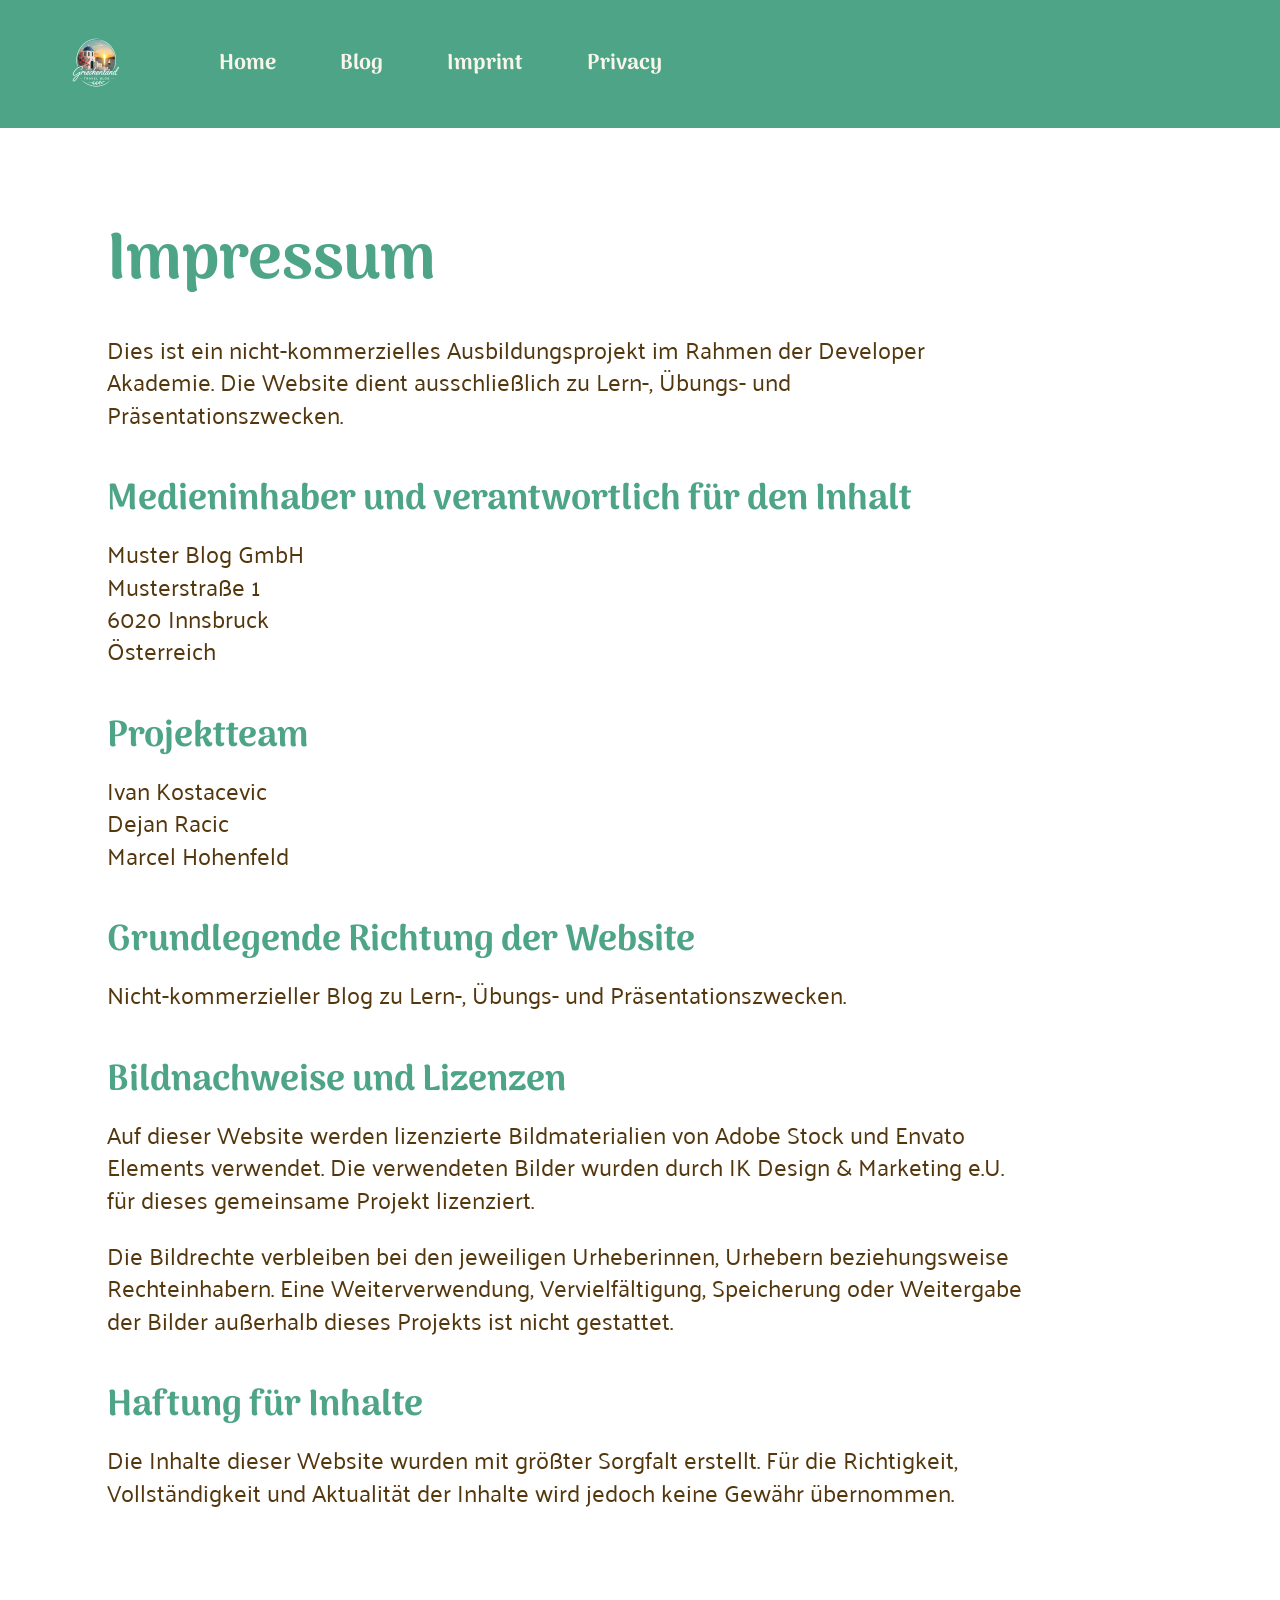
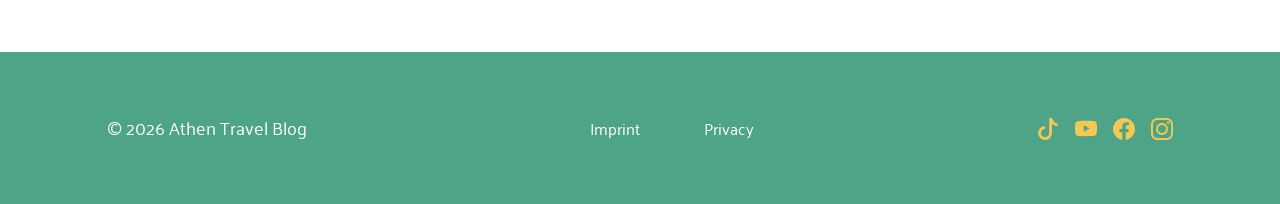
<file: imprint.html>
<!DOCTYPE html>
<html lang="de">

<head>
    <meta charset="UTF-8">
    <meta name="viewport" content="width=device-width, initial-scale=1.0">
    <meta name="description" content="Impressum des Griechenland Travel Blogs.">
    <title>Impressum | Griechenland Travel Blog</title>
    <link rel="icon" href="img/global/favicon.png" type="image/png">
    <link rel="stylesheet" href="https://cdn.jsdelivr.net/npm/bootstrap-icons@1.11.3/font/bootstrap-icons.css">
    <link rel="stylesheet" href="css/style.css">
</head>

<body class="legal-page-body">
    <header class="site-header">
        <div class="header-inner">
            <a class="logo" href="index.html" aria-label="Zur Startseite">
                <img src="img/global/logo-circle.png" alt="Griechenland Travel Blog Logo">
            </a>

            <nav class="main-nav" aria-label="Hauptnavigation">
                <a href="index.html">Home</a>
                <a href="article01.html">Blog</a>
                <a href="imprint.html">Imprint</a>
                <a href="privacy.html">Privacy</a>
            </nav>
        </div>
    </header>

    <main class="legal-page">
        <article class="legal-content">
            <h1>Impressum</h1>

            <p>
                Dies ist ein nicht-kommerzielles Ausbildungsprojekt im Rahmen der Developer Akademie. Die Website dient ausschließlich zu Lern-, Übungs- und Präsentationszwecken.
            </p>

            <h2>Medieninhaber und verantwortlich für den Inhalt</h2>
            <p>
                Muster Blog GmbH<br> Musterstraße 1<br> 6020 Innsbruck<br> Österreich
            </p>

            <h2>Projektteam</h2>
            <p>
                Ivan Kostacevic<br> Dejan Racic<br> Marcel Hohenfeld
            </p>

            <h2>Grundlegende Richtung der Website</h2>
            <p>
                Nicht-kommerzieller Blog zu Lern-, Übungs- und Präsentationszwecken.
            </p>

            <h2>Bildnachweise und Lizenzen</h2>
            <p>
                Auf dieser Website werden lizenzierte Bildmaterialien von Adobe Stock und Envato Elements verwendet. Die verwendeten Bilder wurden durch IK Design &amp; Marketing e.U. für dieses gemeinsame Projekt lizenziert.
            </p>

            <p>
                Die Bildrechte verbleiben bei den jeweiligen Urheberinnen, Urhebern beziehungsweise Rechteinhabern. Eine Weiterverwendung, Vervielfältigung, Speicherung oder Weitergabe der Bilder außerhalb dieses Projekts ist nicht gestattet.
            </p>

            <h2>Haftung für Inhalte</h2>
            <p>
                Die Inhalte dieser Website wurden mit größter Sorgfalt erstellt. Für die Richtigkeit, Vollständigkeit und Aktualität der Inhalte wird jedoch keine Gewähr übernommen.
            </p>
        </article>
    </main>

    <footer class="site-footer">
        <div class="footer-inner">
            <div class="footer-copy">
                © 2026 Athen Travel Blog
            </div>

            <div class="footer-links">
                <a href="imprint.html">Imprint</a>
                <a href="privacy.html">Privacy</a>
            </div>

            <div class="footer-socials" aria-label="Social Media Links">
                <a href="#" aria-label="TikTok"><i class="bi bi-tiktok"></i></a>
                <a href="#" aria-label="YouTube"><i class="bi bi-youtube"></i></a>
                <a href="#" aria-label="Facebook"><i class="bi bi-facebook"></i></a>
                <a href="#" aria-label="Instagram"><i class="bi bi-instagram"></i></a>
            </div>
        </div>
    </footer>

    <nav class="mobile-menu" aria-label="Mobile Navigation">
        <div class="mobile-menu-inner">
            <a href="index.html" aria-label="Home"><i class="bi bi-house-door-fill"></i></a>
            <a href="index.html#highlights" aria-label="Highlights"><i class="bi bi-rocket-takeoff-fill"></i></a>
            <a href="index.html#faq" aria-label="FAQ"><i class="bi bi-question-circle-fill"></i></a>
            <a href="index.html#contact" aria-label="Contact"><i class="bi bi-person-lines-fill"></i></a>
        </div>
    </nav>
</body>

</html>
</file>
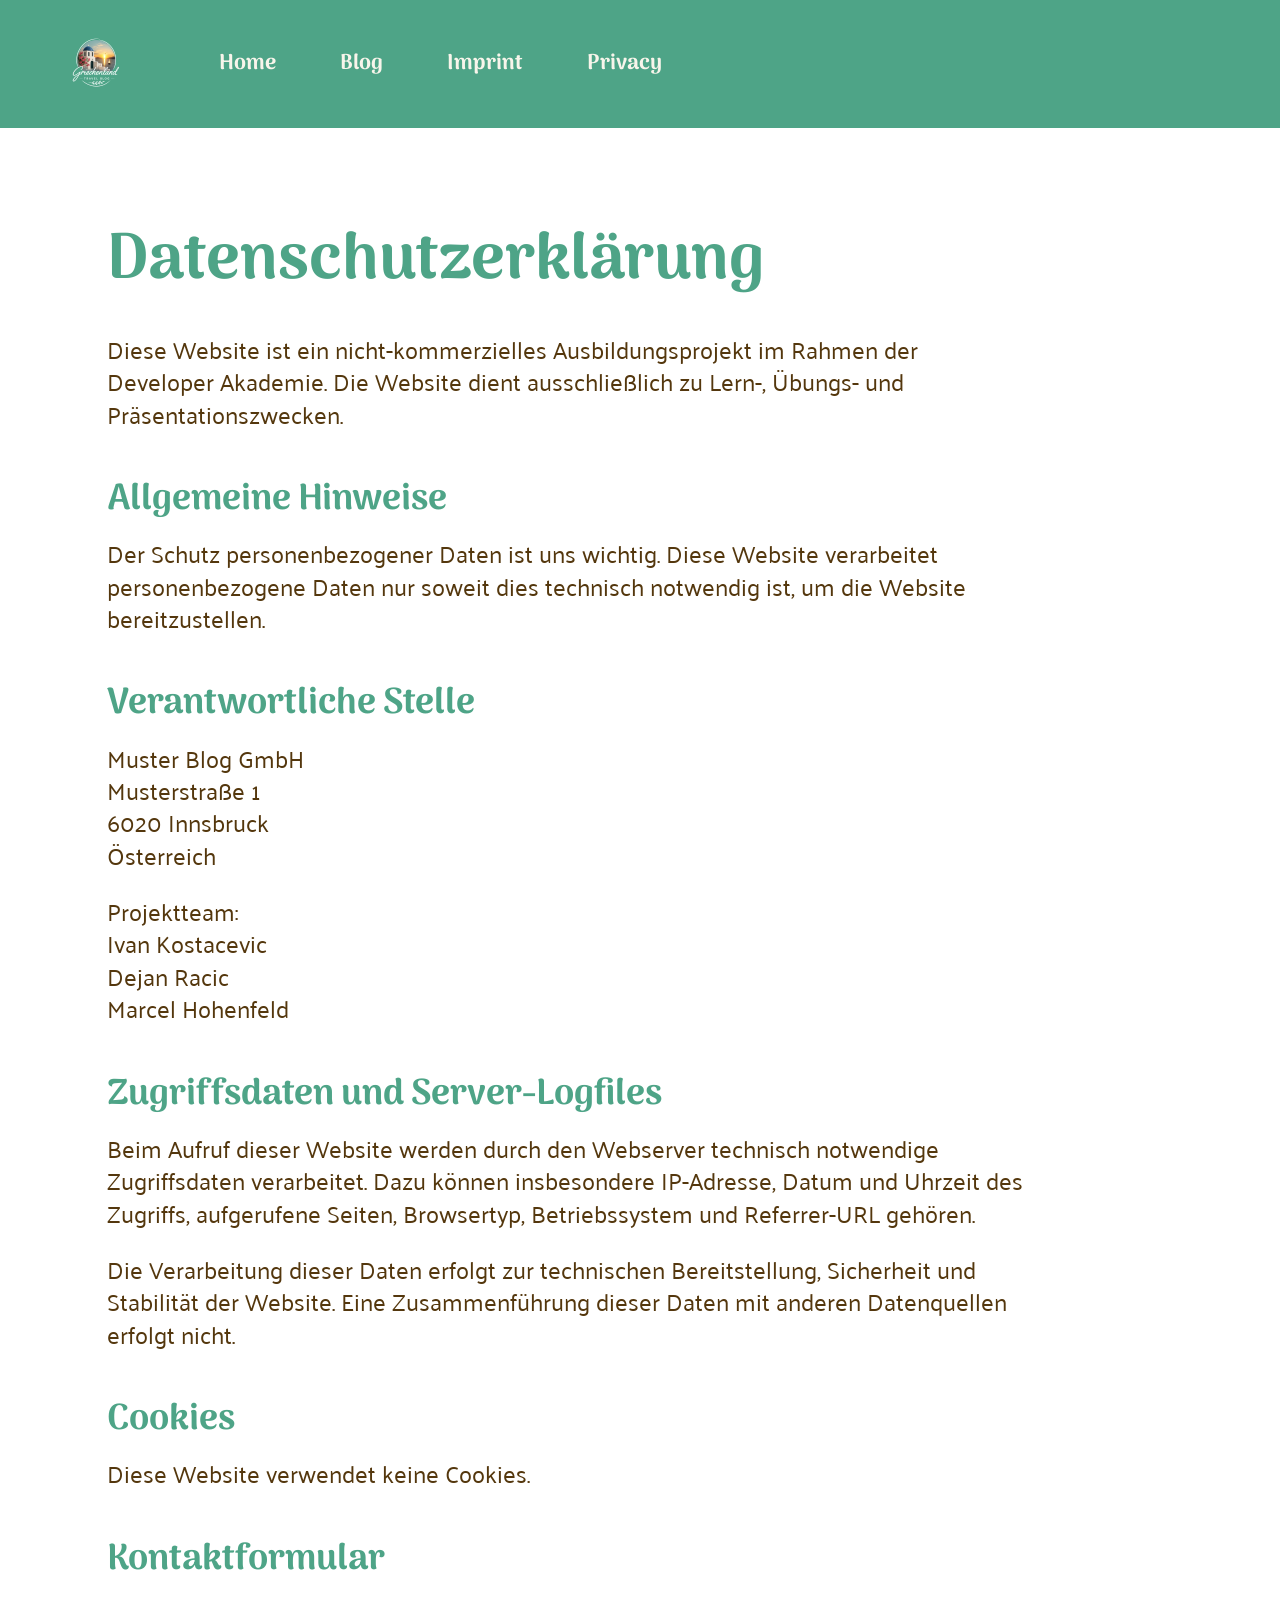
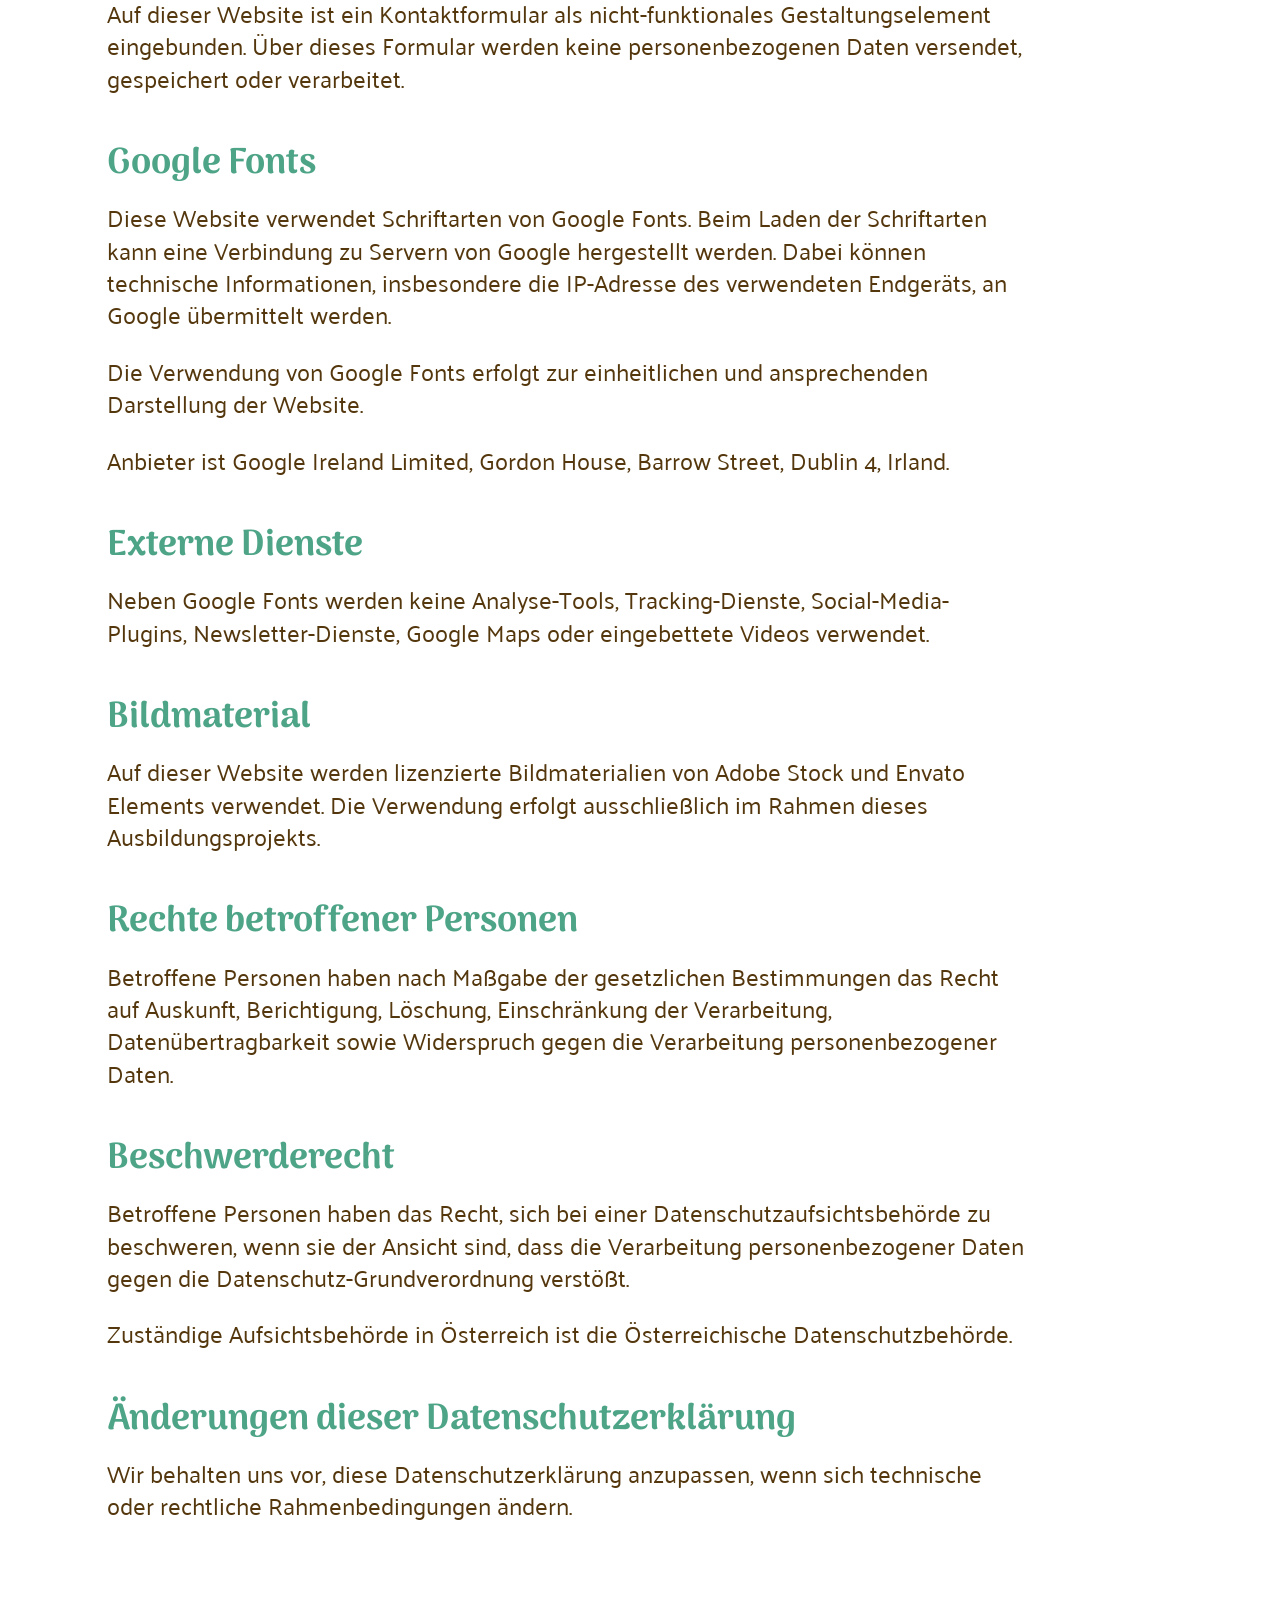
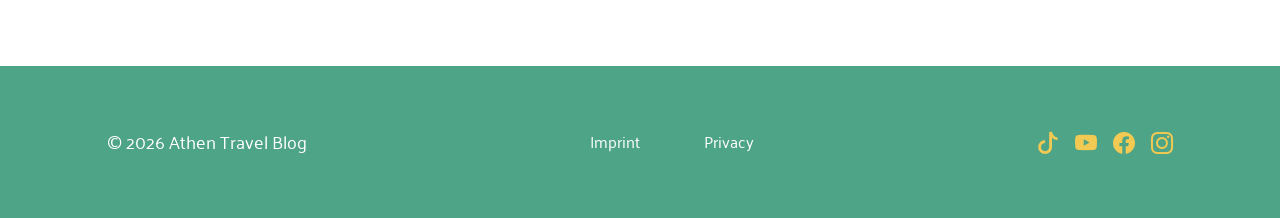
<file: privacy.html>
<!DOCTYPE html>
<html lang="de">

<head>
    <meta charset="UTF-8">
    <meta name="viewport" content="width=device-width, initial-scale=1.0">
    <meta name="description" content="Datenschutzerklärung des Griechenland Travel Blogs.">
    <title>Datenschutzerklärung | Griechenland Travel Blog</title>
    <link rel="icon" href="img/global/favicon.png" type="image/png">
    <link rel="stylesheet" href="https://cdn.jsdelivr.net/npm/bootstrap-icons@1.11.3/font/bootstrap-icons.css">
    <link rel="stylesheet" href="css/style.css">
</head>

<body class="legal-page-body">
    <header class="site-header">
        <div class="header-inner">
            <a class="logo" href="index.html" aria-label="Zur Startseite">
                <img src="img/global/logo-circle.png" alt="Griechenland Travel Blog Logo">
            </a>

            <nav class="main-nav" aria-label="Hauptnavigation">
                <a href="index.html">Home</a>
                <a href="article01.html">Blog</a>
                <a href="imprint.html">Imprint</a>
                <a href="privacy.html">Privacy</a>
            </nav>
        </div>
    </header>

    <main class="legal-page">
        <article class="legal-content">
            <h1>Daten&shy;schutz&shy;erklärung</h1>

            <p>
                Diese Website ist ein nicht-kommerzielles Ausbildungsprojekt im Rahmen der Developer Akademie. Die Website dient ausschließlich zu Lern-, Übungs- und Präsentationszwecken.
            </p>

            <h2>Allgemeine Hinweise</h2>
            <p>
                Der Schutz personenbezogener Daten ist uns wichtig. Diese Website verarbeitet personenbezogene Daten nur soweit dies technisch notwendig ist, um die Website bereitzustellen.
            </p>

            <h2>Verantwortliche Stelle</h2>
            <p>
                Muster Blog GmbH<br> Musterstraße 1<br> 6020 Innsbruck<br> Österreich
            </p>

            <p>
                Projektteam:<br> Ivan Kostacevic<br> Dejan Racic<br> Marcel Hohenfeld
            </p>

            <h2>Zugriffsdaten und Server-Logfiles</h2>
            <p>
                Beim Aufruf dieser Website werden durch den Webserver technisch notwendige Zugriffsdaten verarbeitet. Dazu können insbesondere IP-Adresse, Datum und Uhrzeit des Zugriffs, aufgerufene Seiten, Browsertyp, Betriebssystem und Referrer-URL gehören.
            </p>

            <p>
                Die Verarbeitung dieser Daten erfolgt zur technischen Bereitstellung, Sicherheit und Stabilität der Website. Eine Zusammenführung dieser Daten mit anderen Datenquellen erfolgt nicht.
            </p>

            <h2>Cookies</h2>
            <p>
                Diese Website verwendet keine Cookies.
            </p>

            <h2>Kontakt&shy;formular</h2>
            <p>
                Auf dieser Website ist ein Kontaktformular als nicht-funktionales Gestaltungselement eingebunden. Über dieses Formular werden keine personenbezogenen Daten versendet, gespeichert oder verarbeitet.
            </p>

            <h2>Google Fonts</h2>
            <p>
                Diese Website verwendet Schriftarten von Google Fonts. Beim Laden der Schriftarten kann eine Verbindung zu Servern von Google hergestellt werden. Dabei können technische Informationen, insbesondere die IP-Adresse des verwendeten Endgeräts, an Google übermittelt
                werden.
            </p>

            <p>
                Die Verwendung von Google Fonts erfolgt zur einheitlichen und ansprechenden Darstellung der Website.
            </p>

            <p>
                Anbieter ist Google Ireland Limited, Gordon House, Barrow Street, Dublin 4, Irland.
            </p>

            <h2>Externe Dienste</h2>
            <p>
                Neben Google Fonts werden keine Analyse-Tools, Tracking-Dienste, Social-Media-Plugins, Newsletter-Dienste, Google Maps oder eingebettete Videos verwendet.
            </p>

            <h2>Bildmaterial</h2>
            <p>
                Auf dieser Website werden lizenzierte Bildmaterialien von Adobe Stock und Envato Elements verwendet. Die Verwendung erfolgt ausschließlich im Rahmen dieses Ausbildungsprojekts.
            </p>

            <h2>Rechte betroffener Personen</h2>
            <p>
                Betroffene Personen haben nach Maßgabe der gesetzlichen Bestimmungen das Recht auf Auskunft, Berichtigung, Löschung, Einschränkung der Verarbeitung, Datenübertragbarkeit sowie Widerspruch gegen die Verarbeitung personenbezogener Daten.
            </p>

            <h2>Beschwerde&shy;recht</h2>
            <p>
                Betroffene Personen haben das Recht, sich bei einer Datenschutz&shy;aufsichts&shy;behörde zu beschweren, wenn sie der Ansicht sind, dass die Verarbeitung personenbezogener Daten gegen die Datenschutz-Grundverordnung verstößt.
            </p>

            <p>
                Zuständige Aufsichtsbehörde in Österreich ist die Österreichische Datenschutzbehörde.
            </p>

            <h2>Änderungen dieser Daten&shy;schutz&shy;erklärung</h2>
            <p>
                Wir behalten uns vor, diese Datenschutzerklärung anzupassen, wenn sich technische oder rechtliche Rahmenbedingungen ändern.
            </p>
        </article>
    </main>

    <footer class="site-footer">
        <div class="footer-inner">
            <div class="footer-copy">
                © 2026 Athen Travel Blog
            </div>

            <div class="footer-links">
                <a href="imprint.html">Imprint</a>
                <a href="privacy.html">Privacy</a>
            </div>

            <div class="footer-socials" aria-label="Social Media Links">
                <a href="#" aria-label="TikTok"><i class="bi bi-tiktok"></i></a>
                <a href="#" aria-label="YouTube"><i class="bi bi-youtube"></i></a>
                <a href="#" aria-label="Facebook"><i class="bi bi-facebook"></i></a>
                <a href="#" aria-label="Instagram"><i class="bi bi-instagram"></i></a>
            </div>
        </div>
    </footer>

    <nav class="mobile-menu" aria-label="Mobile Navigation">
        <div class="mobile-menu-inner">
            <a href="index.html" aria-label="Home"><i class="bi bi-house-door-fill"></i></a>
            <a href="index.html#highlights" aria-label="Highlights"><i class="bi bi-rocket-takeoff-fill"></i></a>
            <a href="index.html#faq" aria-label="FAQ"><i class="bi bi-question-circle-fill"></i></a>
            <a href="index.html#contact" aria-label="Contact"><i class="bi bi-person-lines-fill"></i></a>
        </div>
    </nav>
</body>

</html>
</file>
<file: css/style.css>
/* =========================================================
   Travel Blog - Globale Basisdatei
   Nur globale Schriften, Farben, Typografie und kleine Resets.
   Seitenlayout, Cards, Slider, Header, Footer und Mobile-Styles
   liegen gesammelt in dieser CSS-Datei.
========================================================= */
        /* =========================================================
   1. Fonts
========================================================= */
        
        @import url("https://fonts.googleapis.com/css2?family=Arima:wght@400;500;600;700&family=Palanquin:wght@400;500;600;700&family=Palanquin+Dark:wght@600;700&display=swap");
        /* =========================================================
   2. Farben & Schriftvariablen
========================================================= */
        
         :root {
            --primary-green: #4EA487;
            --primary-yellow: #F1C953;
            --secondary-brown: #54370D;
            --cream: #F8F5EB;
            --white: #FFFFFF;
            --black: #000000;
            --dark: #3D3D3D;
            --gray: #737373;
            --light-gray: #EEEDEB;
            --hover-green: #2D5F4F;
            --shadow-green: rgba(78, 164, 135, 0.3);
            --site-width: 1440px;
            --content-width: 1200px;
            --header-height: 128px;
            --section-gap: 88px;
            --font-heading: "Arima", serif;
            --font-body: "Palanquin", sans-serif;
            --font-display: "Palanquin Dark", sans-serif;
        }
        /* =========================================================
   3. Minimaler Reset
========================================================= */
        
        * {
            box-sizing: border-box;
        }
        
        html {
            scroll-behavior: smooth;
        }
        /* =========================================================
   4. Globale Layout-Basis
========================================================= */
        
        body {
            margin: 0;
            background: var(--white);
            color: var(--secondary-brown);
            font-family: var(--font-body);
            font-size: 24px;
            font-weight: 400;
            line-height: 1.2;
            display: flex;
            flex-direction: column;
            height: 100%;
            min-height: 100vh;
        }
        
        .site-header,
        header {
            width: 100%;
            min-height: var(--header-height);
            background-color: var(--primary-green);
            box-sizing: border-box;
            font-family: var(--font-heading);
            font-size: 24px;
            font-weight: 700;
        }
        
        .site-nav,
        nav {
            display: flex;
            align-items: center;
            gap: 102px;
            width: min(100%, var(--site-width));
            margin: 0 auto;
            padding: 28px 120px;
            box-sizing: border-box;
        }
        
        .site-nav ul,
        nav ul {
            display: flex;
            align-items: center;
            gap: 72px;
            padding: 0;
            margin: 0;
            list-style: none;
        }
        
        .site-nav img,
        nav img,
        .site-logo {
            width: 72px;
            height: 72px;
            object-fit: contain;
        }
        
        .site-main,
        main {
            width: 100%;
            flex: 1;
        }
        
        .section-padding {
            padding: 128px 120px;
        }
        
        .section-stack {
            display: flex;
            flex-direction: column;
            gap: var(--section-gap);
        }
        
        .container {
            width: min(100%, var(--content-width));
            margin: 0 auto;
        }
        
        .site-footer,
        footer {
            display: flex;
            align-items: center;
            width: 100%;
            min-height: 152px;
            padding: 60px 120px;
            box-sizing: border-box;
            background-color: var(--primary-green);
            color: var(--white);
            font-family: var(--font-body);
            font-size: 18px;
            font-weight: 400;
        }
        
        .footer-inner,
        .footer-section {
            display: flex;
            justify-content: space-between;
            align-items: center;
            gap: 72px;
            width: min(100%, var(--content-width));
            margin: 0 auto;
        }
        
        .footer-links,
        .copyrights {
            display: flex;
            align-items: center;
            gap: 72px;
        }
        
        .social-media,
        .social-links {
            display: flex;
            align-items: center;
            gap: 16px;
        }
        
        .social-media-logo,
        .social-icon {
            width: 32px;
            height: 32px;
            object-fit: contain;
        }
        
        img,
        svg,
        video {
            max-width: 100%;
            display: block;
        }
        
        a {
            color: inherit;
            text-decoration: none;
        }
        
        button,
        input,
        textarea,
        select {
            font: inherit;
        }
        
        p,
        h1,
        h2,
        h3,
        h4,
        h5,
        h6 {
            margin: 0;
        }
        /* =========================================================
   5. Globale Typografie Desktop
========================================================= */
        
        h1,
        .h1 {
            font-family: var(--font-heading);
            font-size: 64px;
            font-weight: 700;
            line-height: 1.2;
        }
        
        h2,
        .h2 {
            font-family: var(--font-heading);
            font-size: 52px;
            font-weight: 700;
            line-height: 1.2;
        }
        
        h3,
        .h3 {
            font-family: var(--font-display);
            font-size: 48px;
            font-weight: 600;
            line-height: 1;
        }
        
        h4,
        .h4 {
            font-family: var(--font-heading);
            font-size: 32px;
            font-weight: 700;
            line-height: 1.2;
        }
        
        .text-xl {
            font-family: var(--font-body);
            font-size: 28px;
            font-weight: 500;
            line-height: 1.1;
        }
        
        .text-lg {
            font-family: var(--font-body);
            font-size: 24px;
            font-weight: 400;
            line-height: 1.2;
        }
        
        .text-md {
            font-family: var(--font-body);
            font-size: 18px;
            font-weight: 400;
            line-height: 1.2;
        }
        
        .text-sm {
            font-family: var(--font-body);
            font-size: 16px;
            font-weight: 400;
            line-height: 1.2;
        }
        
        .text-xs {
            font-family: var(--font-body);
            font-size: 15px;
            font-weight: 400;
            line-height: 1.2;
        }
        
        .nav-link,
        .link {
            color: var(--cream);
            text-decoration: none;
            transition: color 200ms ease;
        }
        
        .nav-link:hover,
        .link:hover {
            color: var(--primary-yellow);
            cursor: pointer;
        }
        
        .author-name {
            font-weight: 700;
        }
        
        .text-highlight {
            font-family: var(--font-body);
            font-size: 40px;
            font-weight: 600;
            line-height: 1.2;
        }
        
        .text-subheadline {
            font-family: var(--font-body);
            font-size: 32px;
            font-weight: 400;
            line-height: 1.2;
        }
        /* =========================================================
   6. Globale Farbklassen
========================================================= */
        
        .color-green {
            color: var(--primary-green);
        }
        
        .color-yellow {
            color: var(--primary-yellow);
        }
        
        .color-brown {
            color: var(--secondary-brown);
        }
        
        .color-cream {
            color: var(--cream);
        }
        
        .color-white {
            color: var(--white);
        }
        
        .color-dark {
            color: var(--dark);
        }
        
        .bg-green {
            background-color: var(--primary-green);
        }
        
        .bg-yellow {
            background-color: var(--primary-yellow);
        }
        
        .bg-brown {
            background-color: var(--secondary-brown);
        }
        
        .bg-cream {
            background-color: var(--cream);
        }
        
        .bg-white {
            background-color: var(--white);
        }
        
        .bg-light-gray {
            background-color: var(--light-gray);
        }
        /* =========================================================
   7. Globale Hilfsklassen
========================================================= */
        
        .font-heading {
            font-family: var(--font-heading);
        }
        
        .font-body {
            font-family: var(--font-body);
        }
        
        .font-display {
            font-family: var(--font-display);
        }
        
        .text-center {
            text-align: center;
        }
        
        .text-left {
            text-align: left;
        }
        
        .text-right {
            text-align: right;
        }
        
        .flex {
            display: flex;
        }
        
        .flex-column {
            display: flex;
            flex-direction: column;
        }
        
        .align-center {
            align-items: center;
        }
        
        .justify-center {
            justify-content: center;
        }
        
        .justify-between {
            justify-content: space-between;
        }
        
        .gap-16 {
            gap: 16px;
        }
        
        .gap-32 {
            gap: 32px;
        }
        
        .gap-40 {
            gap: 40px;
        }
        
        .gap-48 {
            gap: 48px;
        }
        
        .gap-72 {
            gap: 72px;
        }
        
        .gap-88 {
            gap: 88px;
        }
        
        .avatar-img {
            width: 120px;
            height: 120px;
            object-fit: cover;
            border-radius: 50%;
        }
        
        .btn-primary,
        .share-btn {
            display: inline-flex;
            justify-content: center;
            align-items: center;
            gap: 8px;
            width: 158px;
            height: 48px;
            padding: 0 24px;
            border: none;
            border-radius: 40px;
            background-color: var(--primary-green);
            color: var(--primary-yellow);
            font-family: var(--font-heading);
            font-size: 24px;
            font-weight: 700;
            line-height: 1.2;
            letter-spacing: 0.05em;
            cursor: pointer;
            transition: background-color 200ms ease, box-shadow 200ms ease, text-shadow 200ms ease;
        }
        
        .btn-primary:hover,
        .share-btn:hover {
            background-color: var(--hover-green);
            box-shadow: 0 4px 4px var(--shadow-green);
            text-shadow: -2px 2px 4px rgba(0, 0, 0, 0.25);
        }
        
        .btn-secondary,
        .btn-inactive {
            display: inline-flex;
            justify-content: center;
            align-items: center;
            width: 139px;
            height: 48px;
            padding: 0 24px;
            border: 1px solid rgba(48, 48, 48, 0.5);
            border-radius: 40px;
            background-color: transparent;
            color: var(--gray);
            font-family: var(--font-heading);
            font-size: 24px;
            font-weight: 700;
            line-height: 1.2;
            letter-spacing: 0.05em;
            cursor: pointer;
            transition: background-color 200ms ease, color 200ms ease, box-shadow 200ms ease, text-shadow 200ms ease;
        }
        
        .btn-secondary:hover,
        .btn-inactive:hover {
            border-color: var(--primary-green);
            background-color: var(--primary-green);
            color: var(--primary-yellow);
            box-shadow: 0 4px 4px var(--shadow-green);
            text-shadow: -2px 2px 4px rgba(0, 0, 0, 0.25);
        }
        /* =========================================================
   Seitenstyles aus index, imprint und privacy
========================================================= */
        /* index.html */
        /* Layout nur für die Startseite. Farben und Schriften stehen in css/style.css. */
        
        .site-header {
            width: 100%;
            height: var(--header-height);
            background: var(--primary-green);
            display: flex;
            align-items: center;
        }
        
        .header-inner {
            width: min(var(--site-width), calc(100% - 292px));
            margin: 0 auto;
            display: flex;
            align-items: center;
            gap: 102px;
        }
        
        .logo {
            width: 72px;
            height: 72px;
            display: block;
            flex: 0 0 72px;
        }
        
        .logo img {
            width: 72px;
            height: 72px;
            object-fit: contain;
        }
        
        .main-nav {
            display: flex;
            align-items: center;
            gap: 72px;
        }
        
        .main-nav a {
            position: relative;
            display: inline-flex;
            align-items: center;
            justify-content: center;
            font-family: var(--font-heading);
            font-size: 24px;
            font-weight: 700;
            line-height: 0.8;
            color: var(--cream);
        }
        
        .main-nav a::after {
            content: "";
            position: absolute;
            left: -3px;
            right: -3px;
            bottom: -8px;
            height: 8px;
            border-bottom: 3px solid var(--primary-yellow);
            border-radius: 50%;
            transform: rotate(4deg) scaleX(0);
            transform-origin: left center;
            transition: transform 180ms ease;
        }
        
        .main-nav a:hover::after {
            transform: rotate(4deg) scaleX(1);
        }
        
        .home-page main {
            animation: pageFadeIn 450ms ease-out both;
        }
        
        @keyframes pageFadeIn {
            from {
                opacity: 0;
                transform: translateY(12px);
            }
            to {
                opacity: 1;
                transform: translateY(0);
            }
        }
        
        @keyframes heroImageIn {
            from {
                transform: scale(1.04);
            }
            to {
                transform: scale(1);
            }
        }
        
        @keyframes heroTextIn {
            from {
                opacity: 0;
                transform: translateY(18px);
            }
            to {
                opacity: 1;
                transform: translateY(0);
            }
        }
        
        @keyframes sectionIn {
            from {
                opacity: 0;
                transform: translateY(20px);
            }
            to {
                opacity: 1;
                transform: translateY(0);
            }
        }
        
        .home-hero {
            position: relative;
            width: 100%;
            height: 547px;
        }
        
        .home-hero-image {
            position: absolute;
            width: 100%;
            max-width: 1440px;
            height: 515px;
            left: calc(50% - 720px);
            top: 0;
            object-fit: cover;
            z-index: 1;
            animation: heroImageIn 800ms ease-out both;
        }
        
        .home-hero-vector {
            position: absolute;
            width: 647px;
            height: 540.14px;
            left: calc(50% - 720px);
            top: 0;
            object-fit: fill;
            z-index: 2;
        }
        
        .home-hero-vector-mobile {
            display: none;
        }
        
        .home-hero-content {
            position: absolute;
            z-index: 3;
            left: calc(50% - 720px + 104px);
            top: 143px;
            width: 345px;
            display: flex;
            flex-direction: column;
            align-items: flex-start;
            gap: 32px;
            animation: heroTextIn 600ms ease-out 120ms both;
        }
        
        .home-hero-content h1 {
            width: 100%;
            font-family: var(--font-display);
            font-weight: 700;
            font-size: 60px;
            line-height: 120%;
            color: var(--secondary-brown);
        }
        
        .home-hero-content p {
            width: 100%;
            font-weight: 500;
            font-size: 28px;
            line-height: 110%;
        }
        
        .home-hero-badge {
            position: absolute;
            z-index: 4;
            width: 160px;
            height: 160px;
            left: calc(50% - 720px + 444px);
            top: 284px;
            border-radius: 50%;
            background: var(--primary-green);
            filter: drop-shadow(-2px 4px 10.8px rgba(0, 0, 0, 0.25));
            display: flex;
            align-items: center;
            justify-content: center;
            animation: heroTextIn 600ms ease-out 220ms both;
        }
        
        .rotation {
            animation: rotateLogo 8s linear infinite;
        }
        
        @keyframes rotateLogo {
            from {
                transform: rotate(0deg);
            }
            to {
                transform: rotate(360deg);
            }
        }
        
        .home-hero-badge img {
            width: 132px;
            height: 132px;
            object-fit: contain;
            border-radius: 50%;
            background: var(--primary-yellow);
        }
        
        .section {
            padding: 88px 0 0;
            animation: sectionIn 600ms ease-out both;
        }
        
        .section-small {
            padding: 92px 0 0;
            animation: sectionIn 600ms ease-out both;
        }
        
        .container {
            width: 100%;
            max-width: var(--site-width);
            margin: 0 auto;
            padding-left: 120px;
            padding-right: 120px;
        }
        
        .highlights-layout {
            display: flex;
            flex-direction: column;
            align-items: center;
            gap: 88px;
        }
        
        .highlights-headline-text {
            width: 979px;
            max-width: 100%;
            display: flex;
            flex-direction: column;
            align-items: center;
            gap: 24px;
        }
        
        .section-title {
            display: flex;
            flex-direction: row;
            align-items: center;
            justify-content: center;
            gap: 8px;
            width: 100%;
        }
        
        .section-title img {
            width: 48px;
            height: 48px;
            object-fit: contain;
        }
        
        .section-title h2 {
            color: var(--primary-green);
        }
        
        .text {
            font-weight: 500;
            line-height: 110%;
        }
        
        .highlights-intro {
            width: 979px;
            max-width: 100%;
        }
        
        .highlights-slider {
            position: relative;
            width: 1200px;
            max-width: 100%;
            height: 533px;
            overflow: hidden;
            border-radius: 0 100px 0 0;
        }
        
        .highlights-slider input[type="radio"] {
            position: absolute;
            left: -9999px;
            opacity: 0;
            pointer-events: none;
        }
        
        .highlights-slider .carousel-track {
            position: absolute;
            inset: 0;
            z-index: 1;
            display: flex;
            width: 400%;
            height: 100%;
            transition: transform 280ms ease-out;
            transform: translateX(0);
            border-radius: 0 100px 0 0;
        }
        
        .highlights-slider .carousel-slide {
            position: relative;
            flex: 0 0 25%;
            width: 25%;
            height: 100%;
            border-radius: 0 100px 0 0;
        }
        
        .highlights-slider .carousel-slide img {
            width: 100%;
            height: 100%;
            object-fit: cover;
            border-radius: 0 100px 0 0;
        }
        
        .highlights-slider .carousel-overlay {
            position: absolute;
            left: 44px;
            top: 99px;
            max-width: 80%;
            min-height: 229px;
            padding: 16px 24px;
            display: flex;
            flex-direction: column;
            align-items: flex-start;
            gap: 8px;
            background: rgba(255, 255, 255, 0.22);
            backdrop-filter: blur(18px);
            -webkit-backdrop-filter: blur(18px);
            border-left: 1px solid rgba(255, 255, 255, 0.7);
            border-right: 1px solid rgba(255, 255, 255, 0.7);
            z-index: 2;
        }
        
        .highlights-slider .carousel-overlay h3 {
            max-width: 833px;
            font-family: 'Palanquin Dark', system-ui, sans-serif;
            font-weight: 600;
            font-size: 48px;
            line-height: 100%;
            color: #FFFFFF;
        }
        
        .highlights-slider .carousel-overlay p {
            max-width: 820px;
            font-family: 'Palanquin', system-ui, sans-serif;
            font-weight: 400;
            font-size: 28px;
            line-height: 110%;
            color: #FFFFFF;
            display: -webkit-box;
            -webkit-box-orient: vertical;
            -webkit-line-clamp: 3;
            text-overflow: ellipsis;
            overflow: hidden;
        }
        
        .highlights-slider .carousel-dots {
            position: absolute;
            left: 50%;
            bottom: 50px;
            transform: translateX(-50%);
            z-index: 5;
            display: flex;
            align-items: center;
            justify-content: center;
            gap: 22px;
            height: 28px;
        }
        
        .highlights-slider .carousel-dots label {
            display: block;
            width: 28px;
            height: 28px;
            border-radius: 999px;
            background: #FFFFFF;
            cursor: pointer;
            transition: width 200ms ease, background 200ms ease, transform 200ms ease;
        }
        
        .highlights-slider .carousel-dots label:hover {
            transform: scale(1.08);
        }
        /* CSS-Slider ohne JavaScript */
        
        .highlights-slider #slide-1:checked~.carousel-track {
            transform: translateX(0);
        }
        
        .highlights-slider #slide-2:checked~.carousel-track {
            transform: translateX(-25%);
        }
        
        .highlights-slider #slide-3:checked~.carousel-track {
            transform: translateX(-50%);
        }
        
        .highlights-slider #slide-4:checked~.carousel-track {
            transform: translateX(-75%);
        }
        
        .highlights-slider #slide-1:checked~.carousel-dots label[for="slide-1"],
        .highlights-slider #slide-2:checked~.carousel-dots label[for="slide-2"],
        .highlights-slider #slide-3:checked~.carousel-dots label[for="slide-3"],
        .highlights-slider #slide-4:checked~.carousel-dots label[for="slide-4"] {
            width: 40px;
            border-radius: 20px;
            background: var(--primary-yellow);
            transform: scale(1);
        }
        
        .faq-section {
            padding: 80px 20px;
        }
        
        .faq-container {
            width: 100%;
            max-width: 1440px;
            margin: 0 auto;
        }
        
        .section-title {
            display: flex;
            justify-content: center;
            align-items: center;
            gap: 16px;
        }
        
        .section-title h2 {
            color: var(--primary-green);
        }
        
        .faq-list {
            display: flex;
            flex-direction: column;
            gap: 32px;
            margin-top: 56px;
        }
        
        .faq-item {
            width: 100%;
            background: var(--primary-yellow);
            border-radius: 12px;
            padding: 16px 14px;
            transition: box-shadow 250ms ease, transform 250ms ease;
        }
        
        .faq-item:hover {
            transform: translateY(-2px);
            box-shadow: 0 8px 20px var(--shadow-green);
        }
        
        .faq-question {
            cursor: pointer;
            display: flex;
            align-items: center;
            justify-content: space-between;
            gap: 52px;
            font-weight: 700;
            line-height: 100%;
            color: var(--secondary-brown);
        }
        
        .faq-question::after {
            content: "^";
            font-size: 20px;
            line-height: 1;
            transform: rotate(0deg);
            transition: transform 280ms ease;
        }
        
        .faq-item input:checked+.faq-question::after {
            transform: rotate(180deg);
        }
        
        .faq-content {
            display: grid;
            grid-template-rows: 0fr;
            transition: grid-template-rows 280ms ease;
        }
        
        .faq-answer {
            overflow: hidden;
            margin: 0;
            opacity: 0;
            padding: 0 10px;
            background: var(--white);
            border-radius: 5px;
            font-weight: 500;
            color: var(--secondary-brown);
            transition: opacity 280ms ease, margin-top 280ms ease, padding-top 280ms ease, padding-bottom 280ms ease;
        }
        
        .faq-item input:checked~.faq-content {
            grid-template-rows: 1fr;
        }
        
        .faq-item input:checked~.faq-content .faq-answer {
            opacity: 1;
            margin-top: 12px;
            padding-top: 4px;
            padding-bottom: 4px;
        }
        
        .contact-intro {
            width: 1100px;
            max-width: 100%;
            margin: 32px auto 56px;
            line-height: 120%;
        }
        
        .contact-form {
            width: 1100px;
            max-width: 100%;
            margin: 0 auto;
            display: flex;
            flex-direction: column;
            align-items: center;
            gap: 32px;
        }
        
        .form-row {
            width: 100%;
            display: grid;
            grid-template-columns: 1fr 1fr;
            gap: 59px;
        }
        
        .form-field {
            width: 100%;
            display: flex;
            flex-direction: column;
            gap: 17px;
        }
        
        .form-field label {
            font-weight: 500;
            color: var(--secondary-brown);
        }
        
        .form-field input,
        .form-field textarea {
            width: 100%;
            border: 0;
            border-bottom: 1px solid var(--secondary-brown);
            border-radius: 0;
            padding: 0 0 14px;
            background: transparent;
            outline: none;
            color: var(--primary-green);
            resize: vertical;
            transition: border-color 220ms ease, box-shadow 220ms ease;
        }
        
        .form-field input:focus,
        .form-field textarea:focus {
            border-bottom-color: var(--primary-green);
            box-shadow: 0 6px 0 -5px var(--shadow-green);
        }
        
        .privacy-group {
            display: flex;
            flex-direction: column;
            align-items: center;
            gap: 8px;
            width: 100%;
            text-align: center;
        }
        
        .privacy-check {
            display: flex;
            align-items: center;
            justify-content: center;
            gap: 8px;
            max-width: 100%;
            font-size: 15px;
            line-height: 120%;
            color: var(--secondary-brown);
            white-space: nowrap;
        }
        
        .privacy-check input {
            width: 24px;
            height: 24px;
            margin: 0;
            flex: 0 0 24px;
            appearance: none;
            -webkit-appearance: none;
            border: 1px solid var(--secondary-brown);
            border-radius: 0;
            background: transparent;
            cursor: pointer;
            display: inline-grid;
            place-items: center;
            transition: background 180ms ease, border-color 180ms ease;
        }
        
        .privacy-check input:hover {
            background: var(--primary-yellow);
        }
        
        .privacy-check input:checked {
            background: var(--primary-green);
            border-color: var(--primary-green);
        }
        
        .privacy-check input:checked::after {
            content: "";
            width: 11px;
            height: 7px;
            border-left: 2px solid var(--primary-yellow);
            border-bottom: 2px solid var(--primary-yellow);
            transform: rotate(-45deg) translate(1px, -1px);
        }
        
        .privacy-check input:focus-visible {
            outline: 2px solid var(--primary-yellow);
            outline-offset: 2px;
        }
        
        .privacy-check span {
            display: flex;
            flex-wrap: nowrap;
            align-items: center;
            gap: 8px;
            min-width: 0;
        }
        
        .privacy-check a {
            color: var(--primary-green);
            text-decoration: none;
            font-weight: 500;
            letter-spacing: -0.03em;
        }
        
        .privacy-error {
            display: none;
            font-size: 14px;
            line-height: 120%;
            color: #B9102F;
        }
        /* Fehlermeldung nur nach dem Senden anzeigen */
        
        .privacy-group:has(input:user-invalid) .privacy-error {
            display: block;
        }
        
        .form-target {
            position: absolute;
            width: 1px;
            height: 1px;
            border: 0;
            opacity: 0;
            pointer-events: none;
        }
        
        .form-submit {
            display: flex;
            justify-content: center;
        }
        
        .site-footer {
            width: 100%;
            min-height: 152px;
            margin-top: 120px;
            padding: 60px 120px;
            background: var(--primary-green);
            display: flex;
            align-items: center;
        }
        
        .footer-inner {
            width: min(var(--content-width), 100%);
            margin: 0 auto;
            align-items: center;
            justify-content: space-between;
            gap: 48px;
        }
        
        .footer-links {
            display: flex;
            align-items: center;
            gap: 72px;
        }
        
        .footer-copy {
            color: var(--white);
            font-size: 18px;
            line-height: 1.2;
        }
        
        .footer-links a {
            color: var(--white);
            font-size: 16px;
            font-weight: 400;
            line-height: 1.2;
        }
        
        .footer-socials {
            display: flex;
            align-items: center;
            gap: 16px;
        }
        
        .footer-socials a {
            color: var(--primary-yellow);
            font-size: 22px;
            line-height: 1;
        }
        
        .mobile-menu {
            display: none;
        }
        
        .mobile-menu a {
            color: var(--primary-green);
            line-height: 1;
            text-decoration: none;
        }
        
        .sr-only {
            position: absolute;
            width: 1px;
            height: 1px;
            padding: 0;
            margin: -1px;
            clip: rect(0, 0, 0, 0);
            white-space: nowrap;
            border: 0;
        }
        /* Tablet: alles bewegt sich weich zwischen Desktop und Mobile */
        
        @media (min-width: 501px) and (max-width: 1439px) {
            .header-inner {
                width: calc(100% - clamp(48px, 10vw, 292px));
                gap: clamp(24px, 7.08vw, 102px);
            }
            .logo,
            .logo img {
                width: clamp(56px, 5vw, 72px);
                height: clamp(56px, 5vw, 72px);
                flex-basis: clamp(56px, 5vw, 72px);
            }
            .main-nav {
                gap: clamp(18px, 5vw, 72px);
            }
            .main-nav a {
                font-size: clamp(18px, 1.67vw, 24px);
            }
            .home-hero-image {
                width: 100%;
                left: 0;
            }
            .home-hero-vector {
                width: clamp(430px, 44.93vw, 647px);
                height: clamp(430px, 37.51vw, 540.14px);
                left: 0;
            }
            .home-hero-content {
                left: clamp(32px, 7.22vw, 104px);
                top: clamp(96px, 9.93vw, 143px);
                width: clamp(260px, 23.95vw, 345px);
                gap: clamp(18px, 2.22vw, 32px);
            }
            .home-hero-content h1 {
                font-size: clamp(40px, 4.17vw, 60px);
            }
            .home-hero-content p {
                font-size: clamp(20px, 1.94vw, 28px);
            }
            .home-hero-badge {
                left: clamp(330px, 30.83vw, 444px);
                top: clamp(140px, 19.72vw, 284px);
            }
            .section {
                padding-top: clamp(64px, 6.11vw, 88px);
            }
            .section-small {
                padding-top: clamp(72px, 6.39vw, 92px);
            }
            .container {
                padding-left: clamp(24px, 8.33vw, 120px);
                padding-right: clamp(24px, 8.33vw, 120px);
            }
            .highlights-layout {
                gap: clamp(40px, 6.11vw, 88px);
            }
            .highlights-headline-text,
            .highlights-intro {
                width: min(979px, 100%);
            }
            .section-title img {
                width: clamp(40px, 3.33vw, 48px);
                height: clamp(40px, 3.33vw, 48px);
            }
            .section-title h2 {
                font-size: clamp(40px, 4.44vw, 64px);
            }
            .text {
                font-size: clamp(20px, 1.95vw, 28px);
            }
            .highlights-slider {
                width: 100%;
                height: clamp(420px, 37.02vw, 533px);
                border-radius: 0 clamp(56px, 6.94vw, 100px) 0 0;
            }
            .highlights-slider .carousel-track,
            .highlights-slider .carousel-slide,
            .highlights-slider .carousel-slide img {
                border-radius: 0 clamp(56px, 6.94vw, 100px) 0 0;
            }
            .highlights-slider .carousel-overlay {
                left: clamp(20px, 3.05vw, 44px);
                top: clamp(56px, 6.88vw, 99px);
                width: min(881px, calc(100% - clamp(40px, 6.1vw, 88px)));
                min-height: auto;
                padding: clamp(16px, 1.67vw, 24px);
            }
            .highlights-slider .carousel-overlay h3 {
                max-width: 100%;
                font-size: clamp(30px, 3.33vw, 48px);
            }
            .highlights-slider .carousel-overlay p {
                max-width: 100%;
                font-size: clamp(18px, 1.95vw, 28px);
            }
            .highlights-slider .carousel-dots {
                bottom: clamp(28px, 3.47vw, 50px);
            }
            .faq-list {
                gap: clamp(20px, 2.22vw, 32px);
                margin-top: clamp(36px, 3.89vw, 56px);
            }
            .contact-intro,
            .contact-form {
                width: min(1100px, 100%);
            }
            .form-row {
                gap: clamp(32px, 4.1vw, 59px);
            }
            .site-footer {
                padding-left: clamp(32px, 8.33vw, 120px);
                padding-right: clamp(32px, 8.33vw, 120px);
            }
            .footer-inner {
                gap: clamp(24px, 3.33vw, 48px);
            }
            .footer-links {
                gap: clamp(24px, 5vw, 72px);
            }
        }
        /* Kleine Tablets: Formular und Footer dürfen umbrechen */
        
        @media (min-width: 501px) and (max-width: 760px) {
            .form-row {
                grid-template-columns: 1fr;
            }
            .privacy-check {
                align-items: flex-start;
                text-align: left;
                white-space: normal;
            }
            .privacy-check span {
                flex-wrap: wrap;
            }
            .footer-inner {
                flex-wrap: wrap;
                justify-content: center;
                text-align: center;
            }
            .footer-links {
                justify-content: center;
            }
        }
        /* Mobile Design */
        
        @media (max-width: 500px) {
            body {
                padding-bottom: 88px;
            }
            .site-header {
                height: 70px;
                min-height: 70px;
                width: 100%;
                box-sizing: border-box;
                padding: 5px 16px;
                justify-content: center;
            }
            .header-inner {
                width: 100%;
                height: 60px;
                max-width: none;
                flex-direction: row;
                align-items: center;
                justify-content: center;
                gap: 0;
            }
            .logo,
            .logo img {
                width: 56px;
                height: 56px;
                flex-basis: 56px;
            }
            .main-nav {
                display: none;
            }
            .home-page main {
                display: flex;
                flex-direction: column;
                align-items: center;
                gap: 80px;
                width: 100%;
            }
            .section,
            .section-small {
                width: 100%;
                padding-top: 0;
            }
            .container {
                width: min(100%, 375px);
                max-width: 375px;
                padding-left: 20px;
                padding-right: 20px;
            }
            .home-hero {
                width: 100%;
                height: 515px;
                overflow: hidden;
            }
            .home-hero-image {
                width: 100%;
                max-width: none;
                height: 520px;
                left: 0;
                top: 0;
                object-fit: cover;
                object-position: center top;
            }
            .home-hero-vector {
                width: 222px;
                height: 299px;
                left: 0;
                top: 0;
                max-width: none;
                object-fit: fill;
                object-position: left top;
                z-index: 2;
            }
            .home-hero-vector-desktop {
                display: none;
            }
            .home-hero-vector-mobile {
                display: block;
            }
            .home-hero-content {
                display: none;
            }
            .home-hero-badge {
                left: calc(50% - 80px - 36.5px);
                top: 23.5%;
            }
            .highlights-layout {
                width: 100%;
                gap: 32px;
            }
            .highlights-headline-text {
                width: 335px;
                gap: 0;
            }
            .highlights-intro {
                display: none;
            }
            .section-title {
                min-height: 40px;
            }
            .section-title img {
                width: 40px;
                height: 40px;
            }
            .section-title h2 {
                font-size: 40px;
                line-height: 120%;
            }
            .highlights-slider {
                width: 335px;
                height: 533px;
                border-radius: 0 100px 0 0;
            }
            .highlights-slider .carousel-track,
            .highlights-slider .carousel-slide,
            .highlights-slider .carousel-slide img {
                border-radius: 0 100px 0 0;
            }
            .highlights-slider .carousel-overlay {
                left: 14px;
                right: auto;
                top: 94px;
                width: 307px;
                min-height: 190px;
                padding: 16px;
                gap: 8px;
                background: rgba(255, 255, 255, 0.1);
            }
            .highlights-slider .carousel-overlay h3 {
                max-width: 275px;
                font-size: 28px;
                line-height: 100%;
            }
            .highlights-slider .carousel-overlay p {
                max-width: 275px;
                font-size: 20px;
                line-height: 110%;
            }
            .highlights-slider .carousel-dots {
                bottom: 28px;
            }
            .faq-section {
                padding: 48px 16px;
            }
            .section-title {
                gap: 10px;
            }
            .section-title img {
                width: 32px;
                height: 32px;
            }
            .section-title h2 {
                font-size: 32px;
            }
            .faq-list {
                gap: 20px;
                margin-top: 36px;
            }
            .faq-item {
                padding: 14px 12px;
                border-radius: 10px;
            }
            .faq-question {
                gap: 18px;
                font-size: 18px;
                line-height: 1.35;
                align-items: flex-start;
            }
            .faq-question::after {
                font-size: 16px;
                flex-shrink: 0;
                margin-top: 2px;
            }
            .faq-answer {
                font-size: 16px;
                line-height: 1.5;
                padding-left: 8px;
                padding-right: 8px;
            }
            .faq-item input:checked~.faq-content .faq-answer {
                margin-top: 10px;
                padding-top: 10px;
                padding-bottom: 10px;
            }
            .contact-intro {
                display: none;
            }
            .contact-form {
                width: 338px;
                max-width: 100%;
                gap: 32px;
                margin-top: 32px;
            }
            .form-row {
                display: flex;
                flex-direction: column;
                gap: 32px;
            }
            .form-field {
                gap: 17px;
            }
            .form-field label,
            .form-field input,
            .form-field textarea {
                font-size: 24px;
                line-height: 120%;
            }
            .form-field input,
            .form-field textarea {
                min-height: 31px;
                padding-bottom: 0;
            }
            .form-field textarea {
                height: 31px;
                resize: none;
            }
            .privacy-check {
                justify-content: flex-start;
                width: 335px;
                white-space: normal;
                text-align: left;
            }
            .privacy-check span {
                flex-wrap: wrap;
                gap: 0 8px;
            }
            .site-footer {
                min-height: 134px;
                margin-top: 80px;
                padding: 30px 24px;
                align-items: flex-end;
            }
            .footer-inner {
                width: 100%;
                align-items: end;
                justify-content: space-between;
                gap: 8px 44px;
                text-align: left;
            }
            .footer-links {
                grid-column: 1;
                grid-row: 1;
                flex-direction: column;
                align-items: flex-start;
                gap: 8px;
            }
            .footer-copy {
                grid-column: 1;
                grid-row: 2;
                font-size: 16px;
                text-align: left;
            }
            .footer-links a {
                font-size: 16px;
                text-align: left;
            }
            .footer-socials {
                grid-column: 2;
                grid-row: 1 / 3;
                align-self: end;
                justify-self: end;
                gap: 16px;
            }
            .footer-socials a {
                font-size: 24px;
            }
            .mobile-menu {
                position: fixed;
                left: 0;
                bottom: 0;
                z-index: 20;
                width: 100%;
                height: 88px;
                display: flex;
                align-items: center;
                justify-content: center;
                padding: 24px 25px;
                background: var(--primary-yellow);
            }
            .mobile-menu-inner {
                width: 304px;
                height: 40px;
                display: flex;
                align-items: center;
                justify-content: space-between;
            }
            .mobile-menu a {
                width: 40px;
                height: 40px;
                display: inline-flex;
                align-items: center;
                justify-content: center;
            }
            .mobile-menu i {
                font-size: 34px;
                color: var(--primary-green);
            }
        }
        
        @media (max-width: 420px) {
            .privacy-check {
                font-size: 14px;
            }
        }
        
        @media (prefers-reduced-motion: reduce) {
            *,
            *::before,
            *::after {
                animation-duration: 0.01ms !important;
                animation-iteration-count: 1 !important;
                scroll-behavior: auto !important;
                transition-duration: 0.01ms !important;
            }
        }
        /* imprint.html und privacy.html */
        /* Einfache Inhaltsseite ohne Hero */
        
        .site-header {
            width: 100%;
            height: var(--header-height);
            background: var(--primary-green);
            display: flex;
            align-items: center;
        }
        
        .header-inner {
            width: min(var(--site-width), calc(100% - 292px));
            margin: 0 auto;
            display: flex;
            align-items: center;
            gap: 102px;
        }
        
        .logo {
            width: 72px;
            height: 72px;
            flex: 0 0 72px;
        }
        
        .logo img {
            width: 72px;
            height: 72px;
            object-fit: contain;
        }
        
        .main-nav {
            display: flex;
            align-items: center;
            gap: 72px;
            padding: 0;
        }
        
        .main-nav a {
            position: relative;
            font-family: var(--font-heading);
            font-size: 24px;
            font-weight: 700;
            line-height: 0.8;
            color: var(--cream);
        }
        
        .main-nav a::after {
            content: "";
            position: absolute;
            left: -3px;
            right: -3px;
            bottom: -8px;
            height: 8px;
            border-bottom: 3px solid var(--primary-yellow);
            border-radius: 50%;
            transform: rotate(4deg) scaleX(0);
            transform-origin: left center;
            transition: transform 180ms ease;
        }
        
        .main-nav a:hover::after {
            transform: rotate(4deg) scaleX(1);
        }
        
        .legal-page-body {
            display: flex;
            flex-direction: column;
            min-height: 100vh;
        }
        
        .legal-page {
            width: min(var(--site-width), 100%);
            margin: 0 auto;
            padding: 96px 120px 0;
            flex: 1;
            display: flex;
            flex-direction: column;
        }
        
        .legal-content {
            max-width: 920px;
        }
        
        .legal-content h1 {
            margin-bottom: 32px;
            color: var(--primary-green);
            font-size: 64px;
        }
        
        .legal-content h2 {
            margin-top: 48px;
            margin-bottom: 16px;
            font-size: 36px;
            color: var(--primary-green);
        }
        
        .legal-content p {
            margin-bottom: 24px;
            font-size: 24px;
            line-height: 1.35;
            color: var(--secondary-brown);
        }
        
        .site-footer {
            width: 100%;
            min-height: 152px;
            margin-top: 120px;
            padding: 60px 120px;
            background: var(--primary-green);
            display: flex;
            align-items: center;
        }
        
        .footer-inner {
            width: min(var(--content-width), 100%);
            margin: 0 auto;
            align-items: center;
            justify-content: space-between;
            gap: 48px;
        }
        
        .footer-links {
            display: flex;
            align-items: center;
            gap: 72px;
        }
        
        .footer-copy {
            color: var(--white);
            font-size: 18px;
            line-height: 1.2;
        }
        
        .footer-links a {
            color: var(--white);
            font-size: 16px;
            line-height: 1.2;
        }
        
        .footer-socials {
            display: flex;
            align-items: center;
            gap: 16px;
        }
        
        .footer-socials a {
            color: var(--primary-yellow);
            font-size: 22px;
            line-height: 1;
        }
        
        .mobile-menu {
            display: none;
        }
        
        .mobile-menu a {
            color: var(--primary-green);
            line-height: 1;
        }
        
        @media (min-width: 501px) and (max-width: 1439px) {
            .header-inner {
                width: calc(100% - clamp(48px, 10vw, 292px));
                gap: clamp(24px, 7.08vw, 102px);
            }
            .logo,
            .logo img {
                width: clamp(56px, 5vw, 72px);
                height: clamp(56px, 5vw, 72px);
                flex-basis: clamp(56px, 5vw, 72px);
            }
            .main-nav {
                gap: clamp(18px, 5vw, 72px);
            }
            .main-nav a {
                font-size: clamp(18px, 1.67vw, 24px);
            }
            .legal-page {
                padding-left: clamp(24px, 8.33vw, 120px);
                padding-right: clamp(24px, 8.33vw, 120px);
            }
            .site-footer {
                padding-left: clamp(32px, 8.33vw, 120px);
                padding-right: clamp(32px, 8.33vw, 120px);
            }
            .footer-links {
                gap: clamp(24px, 5vw, 72px);
            }
        }
        
        @media (min-width: 501px) and (max-width: 760px) {
            .footer-inner {
                flex-wrap: wrap;
                justify-content: center;
                text-align: center;
            }
            .footer-links {
                justify-content: center;
            }
            .legal-content h1 {
                font-size: 40px;
            }
        }
        
        @media (max-width: 501px) {
            body {
                padding-bottom: 88px;
            }
            .site-header {
                height: 70px;
                min-height: 70px;
                width: 100%;
                padding: 5px 16px;
                justify-content: center;
            }
            .header-inner {
                width: 100%;
                height: 60px;
                justify-content: center;
                gap: 0;
            }
            .logo,
            .logo img {
                width: 56px;
                height: 56px;
                flex-basis: 56px;
            }
            .main-nav {
                display: none;
            }
            .legal-page {
                padding: 56px 20px 0;
            }
            .legal-content h1 {
                font-size: 40px;
            }
            .legal-content h2 {
                margin-top: 36px;
                font-size: 28px;
            }
            .legal-content p {
                font-size: 20px;
            }
            .site-footer {
                min-height: 134px;
                margin-top: 80px;
                padding: 30px 24px;
                align-items: flex-end;
            }
            .footer-inner {
                width: 100%;
                flex-direction: column;
                align-items: center;
                gap: 8px 44px;
            }
            .footer-links {
                grid-column: 1;
                grid-row: 1;
                flex-direction: column;
                align-items: flex-start;
                gap: 8px;
            }
            .footer-copy {
                grid-column: 1;
                grid-row: 2;
                font-size: 16px;
            }
            .footer-links a {
                font-size: 16px;
            }
            .footer-socials {
                grid-column: 2;
                grid-row: 1 / 3;
                align-self: end;
                justify-self: end;
                gap: 16px;
                width: 100%;
                justify-content: center;
            }
            .footer-socials a {
                font-size: 24px;
            }
            .mobile-menu {
                position: fixed;
                left: 0;
                bottom: 0;
                z-index: 20;
                width: 100%;
                height: 88px;
                display: flex;
                align-items: center;
                justify-content: center;
                padding: 24px 25px;
                background: var(--primary-yellow);
            }
            .mobile-menu-inner {
                width: 304px;
                height: 40px;
                display: flex;
                align-items: center;
                justify-content: space-between;
            }
            .mobile-menu a {
                width: 40px;
                height: 40px;
                display: inline-flex;
                align-items: center;
                justify-content: center;
            }
            .mobile-menu i {
                font-size: 34px;
                color: var(--primary-green);
            }
        }
        
        @media (max-width: 300px) {
            .site-footer {
                display: flex;
                flex-direction: column;
                align-items: center;
                gap: 16px
            }
            .footer-links {
                gap: 16px;
            }
            .footer-socials {
                width: 100%;
                justify-content: center;
            }
            .faq-section {
                padding: 48px 8px;
            }
            /* Ende Seitenstyles */
</file>
<file: stylesMH.css>
:root {
    --content-width: 1200px;
    --site-width: 1440px;
    --header-height: 128px;
}

body {
    margin: 0;
    color: #54370D;
    height: 100%;
    min-height: 100vh;
    display: flex;
    flex-direction: column;
}

.site-header,
header {
    width: 100%;
    min-height: var(--header-height);
    background-color: var(--primary-green);
    box-sizing: border-box;
    font-family: var(--font-heading);
    font-size: 24px;
    font-weight: 700;
}

.site-nav,
nav {
    display: flex;
    align-items: center;
    width: min(100%, var(--site-width));
    margin: 0 auto;
    box-sizing: border-box;
}

.site-nav ul,
nav ul {
    display: flex;
    align-items: center;
    gap: 72px;
    padding: 0;
    margin: 0;
    list-style: none;
}

.site-nav img,
nav img,
.site-logo {
    width: 72px;
    height: 72px;
    object-fit: contain;
}

.nav-link,
.link {
    color: var(--cream);
    text-decoration: none;
    transition: color 200ms ease;
}

.nav-link:hover,
.link:hover {
    color: var(--primary-yellow);
    cursor: pointer;
}

.site-header {
    width: 100%;
    height: var(--header-height);
    background: var(--primary-green);
    display: flex;
    align-items: center;
}

.header-inner {
    width: min(var(--site-width), calc(100% - 292px));
    margin: 0 auto;
    display: flex;
    align-items: center;
    gap: 102px;
}

.logo {
    width: 72px;
    height: 72px;
    display: block;
    flex: 0 0 72px;
}

.logo img {
    width: 72px;
    height: 72px;
    object-fit: contain;
}

.main-nav {
    display: flex;
    align-items: center;
    gap: 72px;
    padding: 0;
}

.main-nav a {
    position: relative;
    display: inline-flex;
    align-items: center;
    justify-content: center;
    font-family: var(--font-heading);
    font-size: 24px;
    font-weight: 700;
    line-height: 0.8;
    color: var(--cream);
}

.main-nav a::after {
    content: "";
    position: absolute;
    left: -3px;
    right: -3px;
    bottom: -8px;
    height: 8px;
    border-bottom: 3px solid var(--primary-yellow);
    border-radius: 50%;
    transform: rotate(4deg) scaleX(0);
    transform-origin: left center;
    transition: transform 180ms ease;
}

.main-nav a:hover::after {
    transform: rotate(4deg) scaleX(1);
}

p {
    margin: 0;
    font-size: 24px;
}

a {
    color: inherit;
    text-decoration: none;
}

main {
    padding: 128px 120px;
    display: flex;
    flex-direction: column;
    gap: 88px;
    flex: 1;
}

.link {
    text-decoration: none;
    color: #F8F5EB;
}

.link-green {
    text-decoration: none;
    color: #4EA487;
}

.link:hover .nav-hover-highlights,
.link:hover .nav-hover-faq,
.link:hover .nav-hover-contact {
    display: block;
    cursor: pointer;
}

.link:active {
    color: #F1C953;
}

.link:active .nav-hover-highlights,
.link:active .nav-hover-faq,
.link:active .nav-hover-contact {
    display: none;
}

.link-green:hover {
    color: #2d5f4f;
    cursor: pointer;
}

.headline-section {
    display: flex;
    gap: 40px;
    max-width: 1440px;
    margin: 0 auto;
}

.headline-wrapper {
    display: flex;
    flex-direction: row;
    align-items: flex-start;
    flex: 3;
}

.headline-container {
    display: flex;
    flex-direction: column;
    gap: 8px;
    flex: 1;
    gap: 40px;
}

.headlines-main h2 {
    color: #4EA487;
    font-family: "palanquin";
    font-weight: 600;
    font-size: 40px;
    margin: 0;
}

h1 {
    color: #F1C953;
    font-family: "arima";
    font-weight: 700;
    font-size: 64px;
    margin: 0;
}

li {
    margin: 0;
    padding: 0;
}

.headlines-main h3 {
    font-family: "palanquin";
    font-weight: 400;
    font-size: 32px;
    margin: 0;
}

.headline-subarea {
    display: flex;
    gap: 32px;
    font-family: "palanquin";
    font-weight: 400;
    font-size: 16px;
    flex-wrap: wrap;
}

.author-description {
    display: flex;
    flex-direction: column;
    gap: 16px;
    font-size: 16px;
    font-weight: 400;
    text-align: left;
    align-items: center;
    flex: 0;
    background-color: #4EA48733;
    padding: 16px;
    border-radius: 30px;
    height: max-content;
    flex: 1;
}

.author-description p {
    font-size: 16px;
}

.author-name {
    font-weight: 700;
}

.avatar-img {
    width: 120px;
    height: 120px;
    ;
}

.destination-section {
    display: flex;
    flex-direction: column;
    align-items: center;
}

.destination-section h3 {
    font-family: "arima";
    font-size: 32px;
    font-weight: 600;
}

.destination-img-container {
    display: flex;
    gap: 4px;
    flex-wrap: wrap;
    justify-content: center;
    align-items: flex-end;
    perspective: 1500px;
}

.destination-img {
    width: 300px;
    height: 440px;
    object-fit: cover;
    border-radius: 14px;
    box-shadow: 0 12px 25px rgba(0, 0, 0, 0.25);
    margin-left: -40px;
    transform-origin: center center;
    transition: all 0.3s ease;
}

.img1 {
    transform: rotateY(18deg);
}

.img2 {
    transform: rotateY(18deg);
}

.img3 {
    transform: rotateY(18deg);
}

.img4 {
    transform: rotateY(18deg);
}

.destination-img:hover {
    transform: scale(1.1);
    transition: all 0.2s ease;
    z-index: 1;
    cursor: pointer;
}

.description-section {
    display: flex;
    flex-direction: column;
    gap: 88px;
    ;
    max-width: 1440px;
    margin: 0 auto;
}

.pro-tipps-section {
    position: relative;
    background-color: #4EA48733;
    border-radius: 30px;
}

.pro-tipps {
    background-color: #4EA487;
    width: 196px;
    height: 66px;
    display: flex;
    align-items: center;
    justify-content: center;
    color: #F1C953;
    font-size: 28px;
    font-family: "palanquin";
    font-weight: 700;
    border-radius: 10px;
    transform: rotate(-13.67deg);
    position: absolute;
    top: -56px;
    left: -36px;
}

.padding-center {
    padding-left: 60px;
    padding-right: 60px;
}

.share-btn {
    display: flex;
    background-color: #4EA487;
    justify-content: center;
    align-items: center;
    color: #F1C953;
    border-radius: 40px;
    border: none;
    font-size: 24px;
    font-family: "arima";
    font-weight: 700;
    padding: 0 24px;
    width: 158px;
    height: 48px;
}

.share-btn:hover {
    background-color: transparent;
    cursor: pointer;
}

.share-btn:active .share-btn-normal {
    background-color: transparent;
    display: none;
}

.share-btn-active {
    display: none;
}

.share-btn:active .share-btn-active {
    display: block;
}

.share-section {
    display: flex;
    flex-direction: column;
    align-items: center;
    gap: 48px;
    max-width: 493px;
    margin: 0 auto;
    font-family: "arima";
    font-size: 24px;
    font-weight: 500;
    text-align: center;
    position: relative;
}

.share-section p {
    font-family: "arima";
}

.share-symbol {
    height: 32px;
    width: 32px;
}

.share-arrow {
    position: absolute;
    bottom: 10px;
    left: 1px;
}

.share-arrow-mobile {
    display: none;
}

footer {
    display: flex;
    padding: 60px 120px;
    background-color: #4EA487;
    color: #ffffff;
    gap: 72px;
    font-size: 18px;
    font-family: "palanquin";
    font-weight: 400;
}

.footer-section {
    display: flex;
    width: 100%;
    flex-direction: row;
    justify-content: space-between;
    max-width: 1440px;
    margin: 0 auto;
}

.copyrights {
    display: flex;
    gap: 72px;
}

.social-media {
    display: flex;
    gap: 16px;
}

.social-media-logo {
    width: 32px;
    height: 32px;
}

.menu-btn {
    width: 40px;
    height: 40px;
    margin: 0;
}

.bottom-menu {
    display: flex;
    width: 100%;
    height: 88px;
    background-color: #F1C953;
    padding: 24px 25px;
    justify-content: space-between;
    display: none;
    align-items: center;
}

.bottom-nav {
    display: flex;
    justify-content: space-between;
    height: 100%;
}

.bottom-nav ul {
    padding-left: 0;
}

.highlights-slider {
    position: relative;
    width: 1200px;
    max-width: 100%;
    height: 343px;
    overflow: hidden;
    background: transparent;
    isolation: isolate;
    display: none;
}

.highlights-slider input[type="radio"] {
    position: absolute;
    left: -9999px;
    opacity: 0;
    pointer-events: none;
}

.highlights-slider .carousel-track {
    position: absolute;
    inset: 0;
    z-index: 1;
    display: flex;
    width: 400%;
    height: 293px;
    transition: transform 280ms ease-out;
    transform: translateX(0);
    overflow: hidden;
    background: transparent;
    will-change: transform;
    backface-visibility: hidden;
}

.highlights-slider .carousel-slide {
    position: relative;
    flex: 0 0 25%;
    width: 25%;
    height: 100%;
    overflow: hidden;
    background: transparent;
    display: flex;
    justify-content: center;
}

.highlights-slider .carousel-slide img {
    width: 200px;
    height: 100%;
    display: block;
    object-fit: cover;
    border-radius: 16px;
    transform: translateZ(0);
}

.highlights-slider .carousel-dots {
    position: absolute;
    left: 50%;
    bottom: 5px;
    transform: translateX(-50%);
    z-index: 5;
    display: flex;
    align-items: center;
    justify-content: center;
    gap: 8px;
    height: 22px;
}

.highlights-slider .carousel-dots label {
    display: block;
    width: 28px;
    height: 28px;
    border-radius: 999px;
    background: #4EA4874D;
    cursor: pointer;
    transition: width 200ms ease, background 200ms ease, transform 200ms ease;
}

.highlights-slider .carousel-dots label:hover {
    transform: scale(1.08);
}

.highlights-slider #slide-1:checked~.carousel-track {
    transform: translateX(0);
}

.highlights-slider #slide-2:checked~.carousel-track {
    transform: translateX(-25%);
}

.highlights-slider #slide-3:checked~.carousel-track {
    transform: translateX(-50%);
}

.highlights-slider #slide-4:checked~.carousel-track {
    transform: translateX(-75%);
}

.highlights-slider #slide-1:checked~.carousel-dots label[for="slide-1"],
.highlights-slider #slide-2:checked~.carousel-dots label[for="slide-2"],
.highlights-slider #slide-3:checked~.carousel-dots label[for="slide-3"],
.highlights-slider #slide-4:checked~.carousel-dots label[for="slide-4"] {
    width: 40px;
    border-radius: 20px;
    background: #4EA487;
    transform: scale(1);
}

.site-footer {
    padding-left: clamp(32px, 8.33vw, 120px);
    padding-right: clamp(32px, 8.33vw, 120px);
}

.footer-links {
    gap: clamp(24px, 5vw, 72px);
}

.site-footer {
    width: 100%;
    min-height: 152px;
    margin-top: 0px;
    background: var(--primary-green);
    display: flex;
    align-items: center;
}

.footer-inner {
    width: min(var(--content-width), 100%);
    margin: 0 auto;
    display: flex;
    align-items: top;
    justify-content: space-between;
    gap: px;
}

.footer-copy {
    color: var(--white);
    font-size: 18px;
    line-height: 1.2;
}

.footer-links {
    display: flex;
    align-items: center;
    gap: 72px;
}

.footer-links a {
    color: var(--white);
    font-size: 16px;
    font-weight: 400;
    line-height: 1.2;
}

.footer-links a:hover {
    color: var(--primary-yellow);
}

.footer-socials {
    display: flex;
    gap: 16px;
}

.footer-socials a {
    color: var(--primary-yellow);
    font-size: 22px;
    line-height: 1;
}

.footer-socials a:hover {
    color: var(--white);
}


/* Mobile Menu standardmäßig ausblenden */

.mobile-menu {
    display: none;
}

.mobile-menu a {
    color: var(--primary-green);
    line-height: 1;
}

@media (min-width: 501px) and (max-width: 1439px) {
    .header-inner {
        width: calc(100% - clamp(48px, 10vw, 292px));
        gap: clamp(24px, 7.08vw, 102px);
    }
    .logo,
    .logo img {
        width: clamp(56px, 5vw, 72px);
        height: clamp(56px, 5vw, 72px);
        flex-basis: clamp(56px, 5vw, 72px);
    }
    .main-nav {
        gap: clamp(18px, 5vw, 72px);
    }
    .main-nav a {
        font-size: clamp(18px, 1.67vw, 24px);
    }
}

@media(max-width: 1100px) {
    .headline-section {
        flex-direction: column;
    }
    .top-nav {
        justify-content: center;
    }
    h1 {
        font-size: 40px;
    }
    p {
        font-size: 16px;
    }
    li {
        font-size: 16px;
    }
    ol {
        padding-left: 25px;
    }
    header {
        padding-left: 0;
    }
    .site-footer {
        min-height: 134px;
        margin-top: 0px;
        padding: 30px 24px;
    }
    .footer-links {
        grid-column: 1;
        grid-row: 1;
        flex-direction: row;
        align-items: flex-start;
        gap: 8px;
    }
    .footer-copy {
        grid-column: 1;
        grid-row: 2;
        font-size: 16px;
    }
    .footer-links a {
        font-size: 16px;
    }
    .footer-socials {
        grid-column: 2;
        grid-row: 1 / 3;
        align-self: end;
        justify-self: end;
        gap: 16px;
    }
    .footer-socials a {
        font-size: 24px;
    }
}

@media(max-width: 850px) {
    .top-nav ul {
        display: none
    }
}

@media (max-width: 501px) {
    .main-nav {
        display: none;
    }
    .site-header {
        height: 70px;
        min-height: 70px;
        width: 100%;
        padding: 5px 16px;
        justify-content: center;
    }
    .header-inner {
        width: 100%;
        height: 60px;
        justify-content: center;
        gap: 0;
    }
    .logo,
    .logo img {
        width: 56px;
        height: 56px;
        flex-basis: 56px;
    }
}

@media(max-width: 500px) {
    .headline-section {
        flex-direction: column;
    }
    h1 {
        font-size: 40px;
    }
    p {
        font-size: 16px;
    }
    li {
        font-size: 16px;
    }
    ol {
        padding-left: 25px;
    }
    header {
        padding-left: 0;
    }
    main {
        padding: 70px 15px;
    }
    .top-nav {
        justify-content: center;
    }
    .top-nav ul {
        display: none
    }
    .headlines-main h2 {
        font-size: 20px;
    }
    .headlines-main h3 {
        font-size: 18px;
    }
    .destination-section h3 {
        font-size: 20px;
    }
    .destination-section {
        gap: 40px;
    }
    .padding-center {
        padding-left: 0px;
        padding-right: 0px;
        padding-top: 15px
    }
    .pro-tipps {
        left: 0;
    }
    .share-arrow {
        display: none;
    }
    .share-arrow-mobile {
        display: block;
        position: absolute;
        bottom: 50px;
        left: 5px;
    }
    .copyrights {
        flex-direction: column-reverse;
        gap: 8px;
        font-size: 16px;
    }
    footer {
        padding: 30px 24px;
    }
    .social-media-logo {
        width: 24px;
        height: 24px;
    }
    .bottom-menu {
        display: flex;
    }
    .destination-img-container {
        display: none;
    }
    .highlights-slider {
        display: block;
    }
    .site-footer {
        min-height: 134px;
        margin-top: 0px;
        padding: 30px 24px;
        align-items: flex-end;
    }
    .footer-inner {
        width: 100%;
        display: grid;
        grid-template-columns: minmax(0, 147px) minmax(0, 153px);
        grid-template-rows: auto auto;
        align-items: end;
        justify-content: space-between;
        gap: 8px px;
        text-align: left;
    }
    .footer-links {
        grid-column: 1;
        grid-row: 1;
        flex-direction: column;
        align-items: flex-start;
        gap: 8px;
    }
    .footer-copy {
        grid-column: 1;
        grid-row: 2;
        font-size: 16px;
    }
    .footer-links a {
        font-size: 16px;
    }
    .footer-socials {
        grid-column: 2;
        grid-row: 1 / 3;
        align-self: end;
        justify-self: end;
        gap: 16px;
    }
    .footer-socials a {
        font-size: 24px;
    }
}

@media(max-width: 375px) {
    .bottom-nav {
        justify-content: space-betw;
        width: 304px;
    }
    .footer-inner {
        display: flex;
        flex-direction: column;
        align-items: center;
        gap: 16px
    }
    .footer-links {
        gap: 16px;
    }
    .footer-socials {
        width: 100%;
        justify-content: center;
    }
}

:root {
    --primary-green: #4EA487;
    --primary-yellow: #F1C953;
    --secondary-brown: #54370D;
    --cream: #F8F5EB;
    --white: #FFFFFF;
    --content-width: 1200px;
    --font-heading: "Arima", serif;
    --font-body: "Palanquin", sans-serif;
}

* {
    box-sizing: border-box;
}

body {
    margin: 0;
    color: var(--secondary-brown);
    font-family: var(--font-body);
}

a {
    color: inherit;
    text-decoration: none;
}


/* Desktop Footer */
</file>
